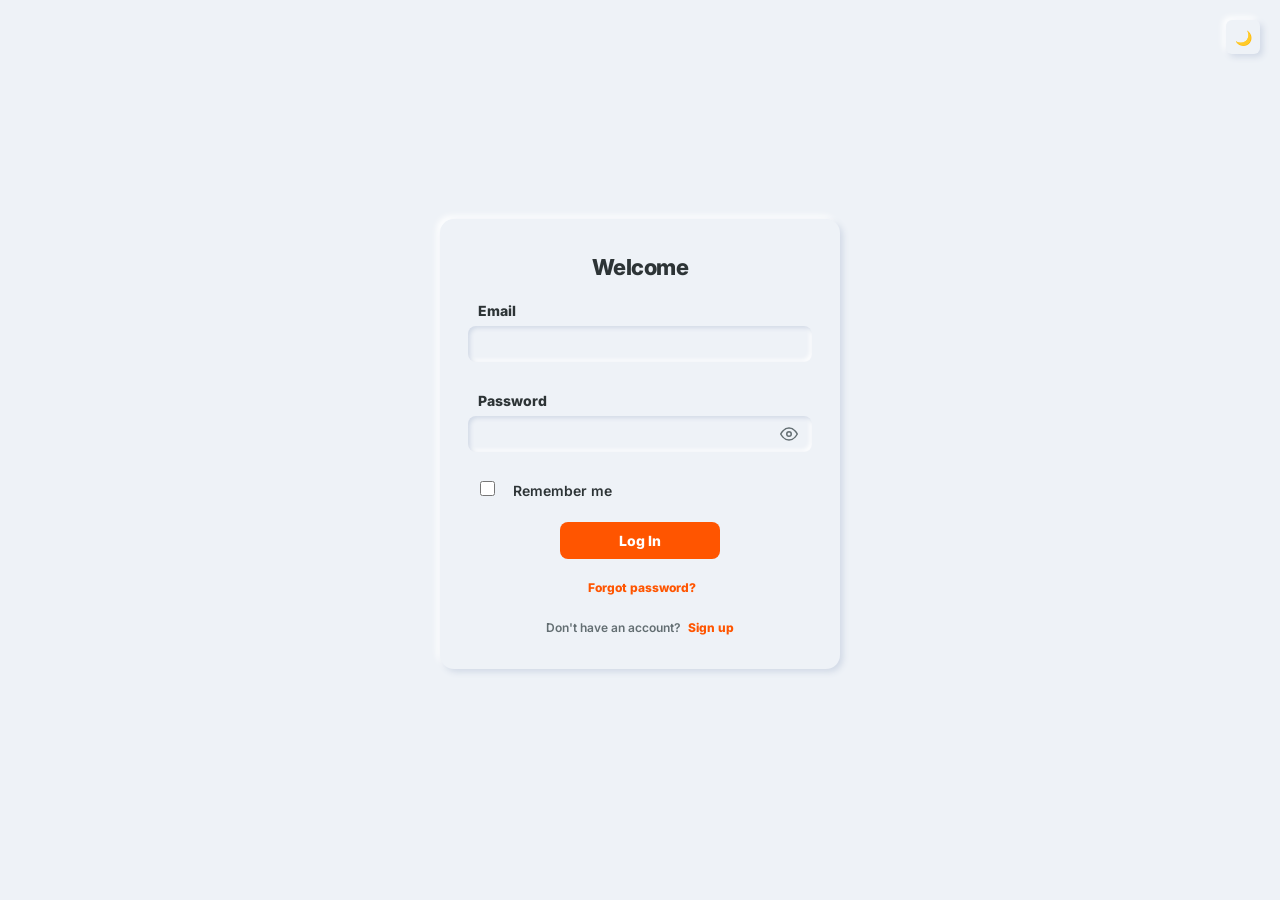
<file: index.html>
<!DOCTYPE html>
<html lang="en">
<head>
    <meta charset="UTF-8">
    <meta name="viewport" content="width=device-width, initial-scale=1.0">
    <title>10X CRM - Login</title>
    <link href="https://fonts.googleapis.com/css2?family=Inter:wght@400;500;600;700;800&display=swap" rel="stylesheet">
    <link rel="stylesheet" href="css/style.css">
    <link rel="stylesheet" href="css/responsive.css">
    <script src="js/guard.js" defer></script>
    <script src="js/theme.js" defer></script>
    
</head>
<body class="auth-body">

    <div class="toast" id="toast"></div>

    <div class="fixed-theme-wrapper">
        <button type="button" class="btn-theme-fixed" id="themeToggleBtn" onclick="toggleTheme()" aria-label="Toggle Theme">🌙</button>
    </div>

    <div class="card">
        <h2>Welcome</h2>
        <div class="global-error" id="globalError"></div>
        <form id="loginForm" novalidate>
            <div class="form-group">
                <label>Email</label>
                <input type="email" id="loginEmail" class="form-input-neo">
                <div class="error-text" id="loginEmailError"></div>
            </div>
            <div class="form-group">
                <label>Password</label>
                <div class="password-wrapper">
                    <input type="password" id="loginPassword" class="form-input-neo">
                    <button type="button" class="btn-toggle-password" onclick="togglePasswordVisibility('loginPassword', this)" title="Show/Hide Password" aria-label="Toggle password visibility">
                        <svg class="eye-icon eye-open" xmlns="http://www.w3.org/2000/svg" width="18" height="18" viewBox="0 0 24 24" fill="none" stroke="currentColor" stroke-width="2" stroke-linecap="round" stroke-linejoin="round">
                            <path d="M1 12s4-8 11-8 11 8 11 8-4 8-11 8-11-8-11-8z"></path>
                            <circle cx="12" cy="12" r="3"></circle>
                        </svg>
                        <svg class="eye-icon eye-closed" xmlns="http://www.w3.org/2000/svg" width="18" height="18" viewBox="0 0 24 24" fill="none" stroke="currentColor" stroke-width="2" stroke-linecap="round" stroke-linejoin="round" style="display: none;">
                            <path d="M17.94 17.94A10.07 10.07 0 0 1 12 20c-7 0-11-8-11-8a18.45 18.45 0 0 1 5.06-5.94M9.9 4.24A9.12 9.12 0 0 1 12 4c7 0 11 8 11 8a18.5 18.5 0 0 1-2.16 3.19m-6.72-1.07a3 3 0 1 1-4.24-4.24"></path>
                            <line x1="1" y1="1" x2="23" y2="23"></line>
                        </svg>
                    </button>
                </div>
                <div class="error-text" id="loginPasswordError"></div>
            </div>
            <div class="form-group-checkbox">
                <input type="checkbox" id="rememberMe">
                <label for="rememberMe" class="label-checkbox">Remember me</label>
            </div>
            <button type="submit" class="btn-submit-glass">Log In</button>
        </form>
        <div class="link" style="margin-top: 20px !important;">
            <a href="forgot-password.html">Forgot password?</a>
        </div>
        <div class="link">
            Don't have an account? <a href="signup.html">Sign up</a>
        </div>
    </div>

    <script src="js/auth.js"></script>
    <script>
        document.getElementById('loginForm').addEventListener('submit', handleLogin);
    </script>
</body>
</html>
</file>
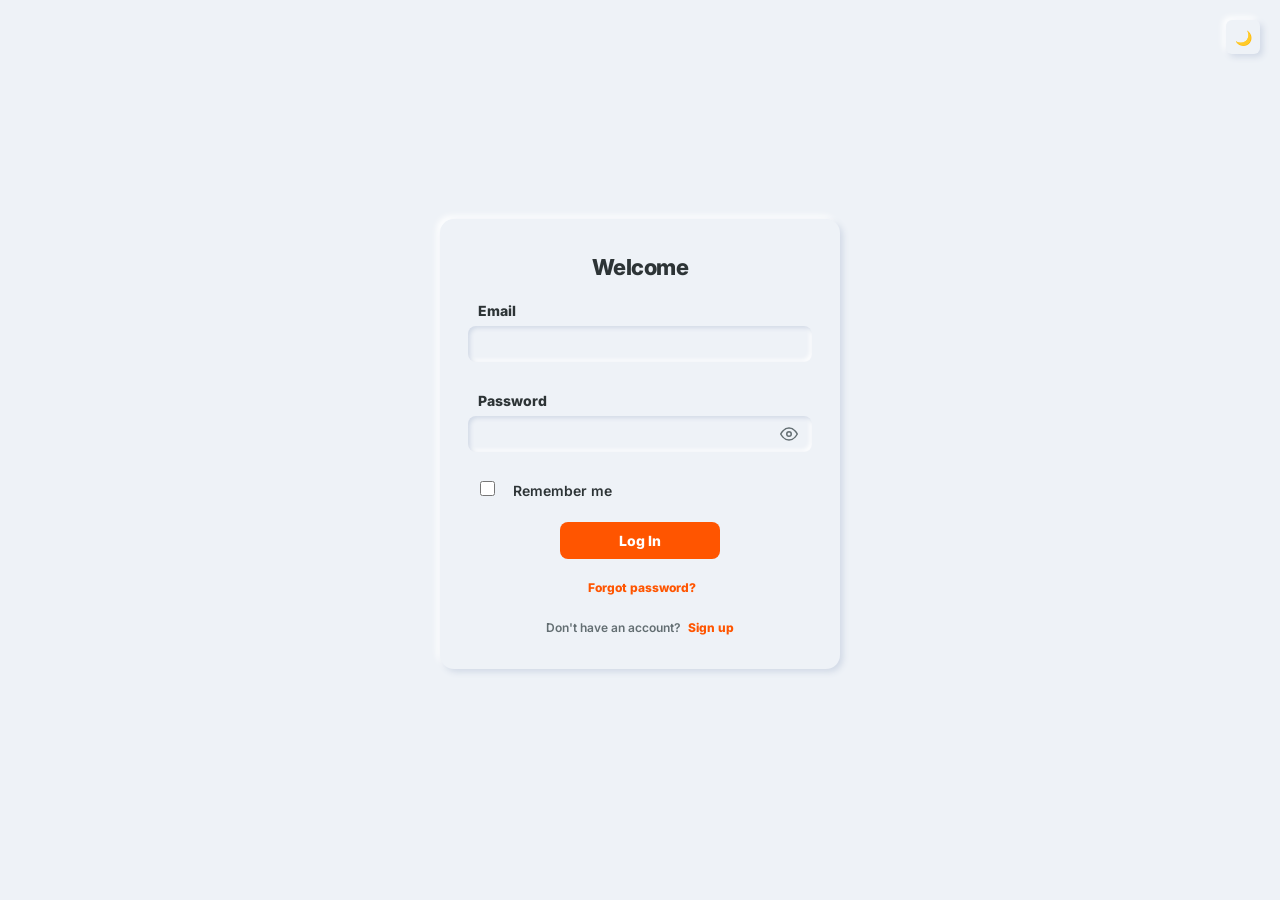
<file: clients.html>
<!DOCTYPE html>
<html lang="en">
<head>
    <meta charset="UTF-8">
    <meta name="viewport" content="width=device-width, initial-scale=1.0">
    <title>10X CRM - Clients</title>
    <link href="https://fonts.googleapis.com/css2?family=Inter:wght@400;500;600;700;800&display=swap" rel="stylesheet">
    <link rel="stylesheet" href="css/style.css">
    <link rel="stylesheet" href="css/responsive.css">
    <script src="js/guard.js" defer></script>
    <script src="js/theme.js" defer></script>
</head>
<body class="app-body">

    <div class="toast" id="toast"></div>

    <header class="app-header">
        <div class="header-container">
            <div class="brand">
                <span class="brand-logo">10X</span>
                <span class="brand-title">CRM</span>
            </div>

            <nav class="nav-menu">
                <a href="dashboard.html" class="nav-link">Dashboard</a>
                <a href="clients.html" class="nav-link active">Clients</a>
                <a href="profile.html" class="nav-link">Profile</a>
            </nav>

            <div class="header-actions">
                <div class="live-clock" id="liveClock">00:00:00 AM</div>
                <button type="button" class="btn-theme" id="themeToggleBtn" onclick="toggleTheme()" aria-label="Toggle Theme">🌙</button>
                <button type="button" class="btn-logout" onclick="logout()">Log Out</button>
            </div>
        </div>
    </header>

    <main class="main-content">
        <div class="container">
            
            <div class="page-header-bar">
                <h1>Clients Base</h1>
                <div class="view-toggle-wrapper">
                    <button type="button" class="btn-view-toggle active" id="viewToggleGrid" onclick="switchView('grid')">🎛️ Grid View</button>
                    <button type="button" class="btn-view-toggle" id="viewToggleKanban" onclick="switchView('kanban')">📋 Kanban Board</button>
                </div>
                <div class="header-buttons" style="display: flex; gap: 1rem; align-items: center;">
                    <button type="button" class="btn-export-csv" onclick="exportClientsToCSV()">📥 Export CSV</button>
                    <button type="button" class="btn-submit-glass btn-add-client" onclick="openAddClientModal()">+ Add Client</button>
                </div>
            </div>
            
            <div class="shortcuts-legend" style="margin-top: 1rem; margin-bottom: 1rem; font-size: 1.15rem; color: var(--text-muted); font-weight: 700; text-align: right; width: 100%;">
                Keyboard Shortcuts: <span><strong>[C]</strong> Add Client</span> &bull; <span><strong>[/]</strong> Focus Search</span> &bull; <span><strong>[K]</strong> Toggle Kanban</span> &bull; <span><strong>[Esc]</strong> Close Modals</span>
            </div>
            
            <div id="loadingIndicator" class="loading-box" style="display: none;">Loading clients...</div>

            <div class="toolbar">
                <div class="search-box-wrapper">
                    <input type="text" id="searchInput" class="form-input-neo search-input" placeholder="🔍 Search by name or company...">
                </div>

                <div class="filter-chips">
                    <button class="chip active" data-status="All" onclick="filterByStatus('All')">All</button>
                    <button class="chip" data-status="Lead" onclick="filterByStatus('Lead')">Lead</button>
                    <button class="chip" data-status="Contacted" onclick="filterByStatus('Contacted')">Contacted</button>
                    <button class="chip" data-status="Proposal" onclick="filterByStatus('Proposal')">Proposal</button>
                    <button class="chip" data-status="Won" onclick="filterByStatus('Won')">Won</button>
                    <button class="chip" data-status="Lost" onclick="filterByStatus('Lost')">Lost</button>
                </div>

                <div class="sort-wrapper">
                    <select id="sortSelect" class="form-input-neo sort-select" onchange="handleSortChange()">
                        <option value="Newest">Newest first</option>
                        <option value="Name">Name A -> Z</option>
                        <option value="DealValue">Deal value: High -> Low</option>
                    </select>
                </div>
            </div>

            <div id="clientsContainer" class="clients-grid"></div>
            
            <div class="load-more-wrapper" id="loadMoreWrapper" style="display: none; margin: 0.5rem 0; text-align: center;">
                <button type="button" class="btn-submit-glass btn-load-more" onclick="loadMoreClients()">Load More</button>
            </div>

            <div id="kanbanContainer" class="kanban-board" style="display: none;">
                <div class="kanban-column" data-status="Lead" ondragover="allowDrop(event)" ondragleave="handleDragLeave(event)" ondrop="handleDrop(event, 'Lead')">
                    <div class="column-header lead-header">Lead <span class="column-count" id="count-Lead">0</span></div>
                    <div class="kanban-cards" id="cards-Lead"></div>
                </div>
                <div class="kanban-column" data-status="Contacted" ondragover="allowDrop(event)" ondragleave="handleDragLeave(event)" ondrop="handleDrop(event, 'Contacted')">
                    <div class="column-header contacted-header">Contacted <span class="column-count" id="count-Contacted">0</span></div>
                    <div class="kanban-cards" id="cards-Contacted"></div>
                </div>
                <div class="kanban-column" data-status="Proposal" ondragover="allowDrop(event)" ondragleave="handleDragLeave(event)" ondrop="handleDrop(event, 'Proposal')">
                    <div class="column-header proposal-header">Proposal <span class="column-count" id="count-Proposal">0</span></div>
                    <div class="kanban-cards" id="cards-Proposal"></div>
                </div>
                <div class="kanban-column" data-status="Won" ondragover="allowDrop(event)" ondragleave="handleDragLeave(event)" ondrop="handleDrop(event, 'Won')">
                    <div class="column-header won-header">Won <span class="column-count" id="count-Won">0</span></div>
                    <div class="kanban-cards" id="cards-Won"></div>
                </div>
                <div class="kanban-column" data-status="Lost" ondragover="allowDrop(event)" ondragleave="handleDragLeave(event)" ondrop="handleDrop(event, 'Lost')">
                    <div class="column-header lost-header">Lost <span class="column-count" id="count-Lost">0</span></div>
                    <div class="kanban-cards" id="cards-Lost"></div>
                </div>
            </div>

        </div>
    </main>

    <div class="modal-overlay" id="addClientModal" style="display: none;">
        <div class="card modal-card">
            <div class="modal-header">
                <h2 id="addClientModalTitle">Add New Client</h2>
                <button type="button" class="btn-close-modal" onclick="closeAddClientModal()">✕</button>
            </div>
            
            <form id="addClientForm" novalidate>
                <div class="form-group">
                    <label>Full Name</label>
                    <input type="text" id="clientName" class="form-input-neo" placeholder="e.g. John Doe">
                    <div class="error-text" id="clientNameError"></div>
                </div>
                <div class="form-group">
                    <label>Email</label>
                    <input type="email" id="clientEmail" class="form-input-neo" placeholder="e.g. john@example.com">
                    <div class="error-text" id="clientEmailError"></div>
                </div>
                <div class="form-group">
                    <label>Phone (optional)</label>
                    <input type="text" id="clientPhone" class="form-input-neo" placeholder="e.g. +995 555 12 34 56">
                    <div class="error-text" id="clientPhoneError"></div>
                </div>
                <div class="form-group">
                    <label>Company</label>
                    <input type="text" id="clientCompany" class="form-input-neo" placeholder="e.g. Acme Corp">
                    <div class="error-text" id="clientCompanyError"></div>
                </div>
                <div class="form-group">
                    <label>Deal Value ($)</label>
                    <input type="number" id="clientDealValue" class="form-input-neo" placeholder="e.g. 5000">
                    <div class="error-text" id="clientDealValueError"></div>
                </div>
                <div class="form-group">
                    <label>Status</label>
                    <select id="clientStatus" class="form-input-neo custom-select">
                        <option value="Lead" selected>Lead</option>
                        <option value="Contacted">Contacted</option>
                        <option value="Proposal">Proposal</option>
                        <option value="Won">Won</option>
                        <option value="Lost">Lost</option>
                    </select>
                </div>
                <button type="submit" id="addClientSubmitBtn" class="btn-submit-glass">Create Client</button>
            </form>
        </div>
    </div>

    <div class="modal-overlay" id="clientDetailsModal" style="display: none;">
    <div class="card modal-card modal-card-wide">
        <div class="modal-header">
            <h2>Client Details</h2>
            <button type="button" class="btn-close-modal" onclick="closeDetailsModal()">✕</button>
        </div>

        <div class="details-profile-banner">
            <img src="" id="detAvatar" class="details-avatar" alt="Client Avatar">
            <div class="details-user-info">
                <h3 id="detName" class="details-name"></h3>
                <p id="detCompany" class="details-company"></p>
                <p id="detMeta" class="details-meta"></p>
            </div>
        </div>

        <div class="details-info-grid">
            <div class="info-item">
                <span class="info-label">Email Address</span>
                <strong id="detEmail" class="info-value"></strong>
            </div>
            <div class="info-item">
                <span class="info-label">Phone Number</span>
                <strong id="detPhone" class="info-value"></strong>
            </div>
        </div>

        <div class="call-timer-section">
            <h4 class="call-timer-title">Call Workspace</h4>
            <div class="call-controls">
                <button type="button" class="btn-call-start" id="startCallBtn" onclick="startCall()">📞 Start Call</button>
                <button type="button" class="btn-call-end" id="endCallBtn" onclick="endCall()" disabled>🔴 End Call</button>
                <span class="call-duration" id="callDurationDisplay">00:00</span>
            </div>
        </div>

        <div class="notes-section">
            <h4>Notes History</h4>
            <div id="notesContainer" class="notes-list-box"></div>
            
            <div class="add-note-row">
                <input type="text" id="newNoteInput" class="form-input-neo note-input" placeholder="Write a note or call record...">
                <button type="button" class="btn-submit-glass btn-add-note" id="addNoteBtn">Add Note</button>
            </div>
        </div>

        <button type="button" class="btn-reminder" id="remindBtn" onclick="setOneMinReminder()">
            🔔 Remind me in 1 min (Follow-up)
        </button>
    </div>
</div>
    <script src="js/auth.js"></script>
    <script src="js/clients.js"></script>
    <script>
        document.addEventListener('DOMContentLoaded', () => {
            initClients();
            document.getElementById('addClientForm')?.addEventListener('submit', handleAddClient);
        });
    </script>
</body>
</html>
</file>
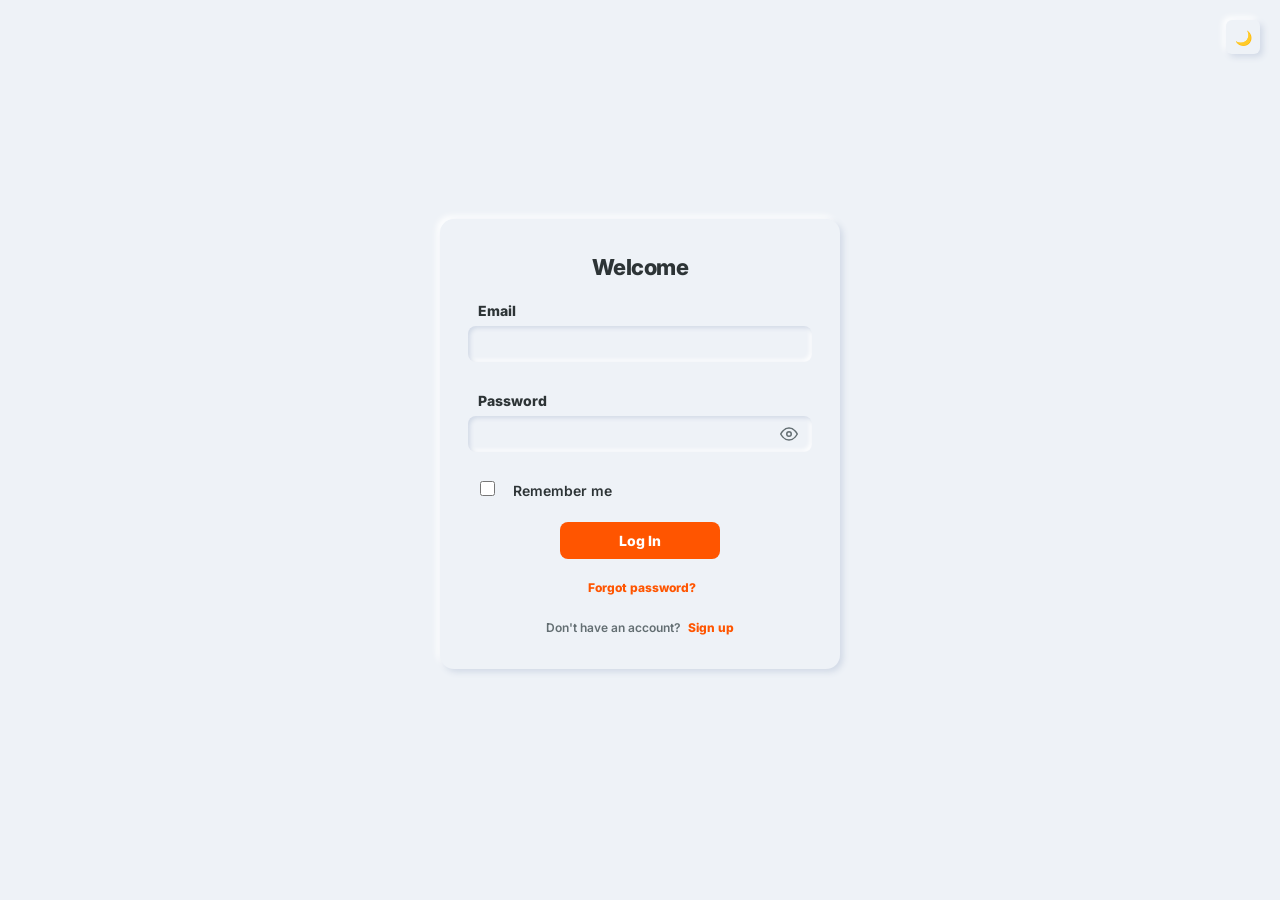
<file: dashboard.html>
<!DOCTYPE html>
<html lang="en">
<head>
    <meta charset="UTF-8">
    <meta name="viewport" content="width=device-width, initial-scale=1.0">
    <title>10X CRM - Executive Dashboard</title>
    <link href="https://fonts.googleapis.com/css2?family=Inter:wght@400;500;600;700;800&display=swap" rel="stylesheet">
    <link rel="stylesheet" href="css/style.css">
    <link rel="stylesheet" href="css/responsive.css">

    <script src="js/guard.js" defer></script>
    <script src="js/theme.js" defer></script>
</head>
<body class="dashboard-body">

    <div class="toast" id="toast"></div>

    <header class="app-header">
        <div class="header-container">
            <div class="brand">
                <span class="brand-logo">10X</span>
                <span class="brand-title">CRM</span>
            </div>

            <nav class="nav-menu">
                <a href="dashboard.html" class="nav-link active">Dashboard</a>
                <a href="clients.html" class="nav-link">Clients</a>
                <a href="profile.html" class="nav-link">Profile</a>
            </nav>

            <div class="header-actions">
                <div class="live-clock" id="liveClock">00:00:00 AM</div>
                <button type="button" class="btn-theme" id="themeToggleBtn" onclick="toggleTheme()" aria-label="Toggle Theme">🌙</button>
                <button type="button" class="btn-logout" onclick="logout()">Log Out</button>
            </div>
        </div>
    </header>

    <main class="dashboard-container">
        
        <section class="welcome-section">
            <div class="welcome-content">
                <h1 id="welcomeGreeting">Welcome back!</h1>
            </div>
        </section>

        <section class="metrics-grid">
            <div class="metric-card">
                <div class="metric-icon">
                    <svg width="22" height="22" viewBox="0 0 24 24" fill="none" stroke="currentColor" stroke-width="2.5"><path d="M17 21v-2a4 4 0 0 0-4-4H5a4 4 0 0 0-4 4v2"></path><circle cx="9" cy="7" r="4"></circle><path d="M23 21v-2a4 4 0 0 0-3-3.87"></path><path d="M16 3.13a4 4 0 0 1 0 7.75"></path></svg>
                </div>
                <div class="metric-data">
                    <span class="metric-label">Total Clients</span>
                    <h3 class="metric-value" id="totalClients">0</h3>
                </div>
            </div>

            <div class="metric-card">
                <div class="metric-icon">
                    <svg width="22" height="22" viewBox="0 0 24 24" fill="none" stroke="currentColor" stroke-width="2.5"><polygon points="13 2 3 14 12 14 11 22 21 10 12 10 13 2"></polygon></svg>
                </div>
                <div class="metric-data">
                    <span class="metric-label">Active Deals</span>
                    <h3 class="metric-value" id="activeDeals">0</h3>
                </div>
            </div>

            <div class="metric-card">
                <div class="metric-icon">
                    <svg width="22" height="22" viewBox="0 0 24 24" fill="none" stroke="currentColor" stroke-width="2.5"><line x1="12" y1="1" x2="12" y2="23"></line><path d="M17 5H9.5a3.5 3.5 0 0 0 0 7h5a3.5 3.5 0 0 1 0 7H6"></path></svg>
                </div>
                <div class="metric-data">
                    <span class="metric-label">Pipeline Value</span>
                    <h3 class="metric-value" id="totalRevenue">$0</h3>
                </div>
            </div>

            <div class="metric-card">
                <div class="metric-icon">
                    <svg width="22" height="22" viewBox="0 0 24 24" fill="none" stroke="currentColor" stroke-width="2.5"><polyline points="23 6 13.5 15.5 8.5 10.5 1 18"></polyline><polyline points="17 6 23 6 23 12"></polyline></svg>
                </div>
                <div class="metric-data">
                    <span class="metric-label">Win Rate</span>
                    <h3 class="metric-value" id="conversionRate">0%</h3>
                </div>
            </div>
        </section>

        <div class="dashboard-bottom-grid">
            
            <section class="pipeline-section">
                <div class="section-header">
                    <h2>Pipeline Infographics</h2>
                </div>
                <div class="pipeline-infographic">
                    
                    <div class="info-stage stage-lead">
                        <div class="info-label-group">
                            <span class="info-name">Lead</span>
                            <span class="info-val" id="countLead">0</span>
                        </div>
                        <div class="progress-track">
                            <div class="progress-fill fill-lead" id="barLead" style="width: 0%;"></div>
                        </div>
                    </div>

                    <div class="info-stage stage-contacted">
                        <div class="info-label-group">
                            <span class="info-name">Contacted</span>
                            <span class="info-val" id="countContacted">0</span>
                        </div>
                        <div class="progress-track">
                            <div class="progress-fill fill-contacted" id="barContacted" style="width: 0%;"></div>
                        </div>
                    </div>

                    <div class="info-stage stage-proposal">
                        <div class="info-label-group">
                            <span class="info-name">Proposal</span>
                            <span class="info-val" id="countProposal">0</span>
                        </div>
                        <div class="progress-track">
                            <div class="progress-fill fill-proposal" id="barProposal" style="width: 0%;"></div>
                        </div>
                    </div>

                    <div class="info-stage stage-won">
                        <div class="info-label-group">
                            <span class="info-name">Won</span>
                            <span class="info-val" id="countWon">0</span>
                        </div>
                        <div class="progress-track">
                            <div class="progress-fill fill-won" id="barWon" style="width: 0%;"></div>
                        </div>
                    </div>

                    <div class="info-stage stage-lost">
                        <div class="info-label-group">
                            <span class="info-name">Lost</span>
                            <span class="info-val" id="countLost">0</span>
                        </div>
                        <div class="progress-track">
                            <div class="progress-fill fill-lost" id="barLost" style="width: 0%;"></div>
                        </div>
                    </div>

                </div>
                <div class="pipeline-chart-wrapper" style="margin-top: 1rem; text-align: center;">
                    <canvas id="pipelineCanvas" width="240" height="240" style="max-width: 100%; height: auto; display: inline-block;"></canvas>
                </div>
            </section>
            <div class="dashboard-right-col">
                <section class="recent-clients-section">
                    <div class="section-header">
                        <h2>Recent Clients</h2>
                        <a href="clients.html" class="link-view-all">View All Clients &rarr;</a>
                    </div>

                    <div class="table-responsive">
                        <table class="data-table">
                            <thead>
                                <tr>
                                    <th style="width: 32%;">Name</th>
                                    <th style="width: 32%;">Company</th>
                                    <th style="width: 18%;">Status</th>
                                    <th style="width: 18%; text-align: right;">Date</th>
                                </tr>
                            </thead>
                            <tbody id="recentClientsTable">
                                <tr>
                                    <td colspan="4" class="text-center">Loading clients...</td>
                                </tr>
                            </tbody>
                        </table>
                    </div>
                </section>

                <section class="client-notes-section">
                    <div class="section-header">
                        <h2>📝 Client Notes</h2>
                    </div>
                    <div class="notes-feed" id="dashboardNotesFeed">
                        <p class="no-notes-text">No notes recorded yet.</p>
                    </div>
                </section>
            </div>

        </div>

    </main>

    <script src="js/dashboard.js"></script>
</body>
</html>
</file>
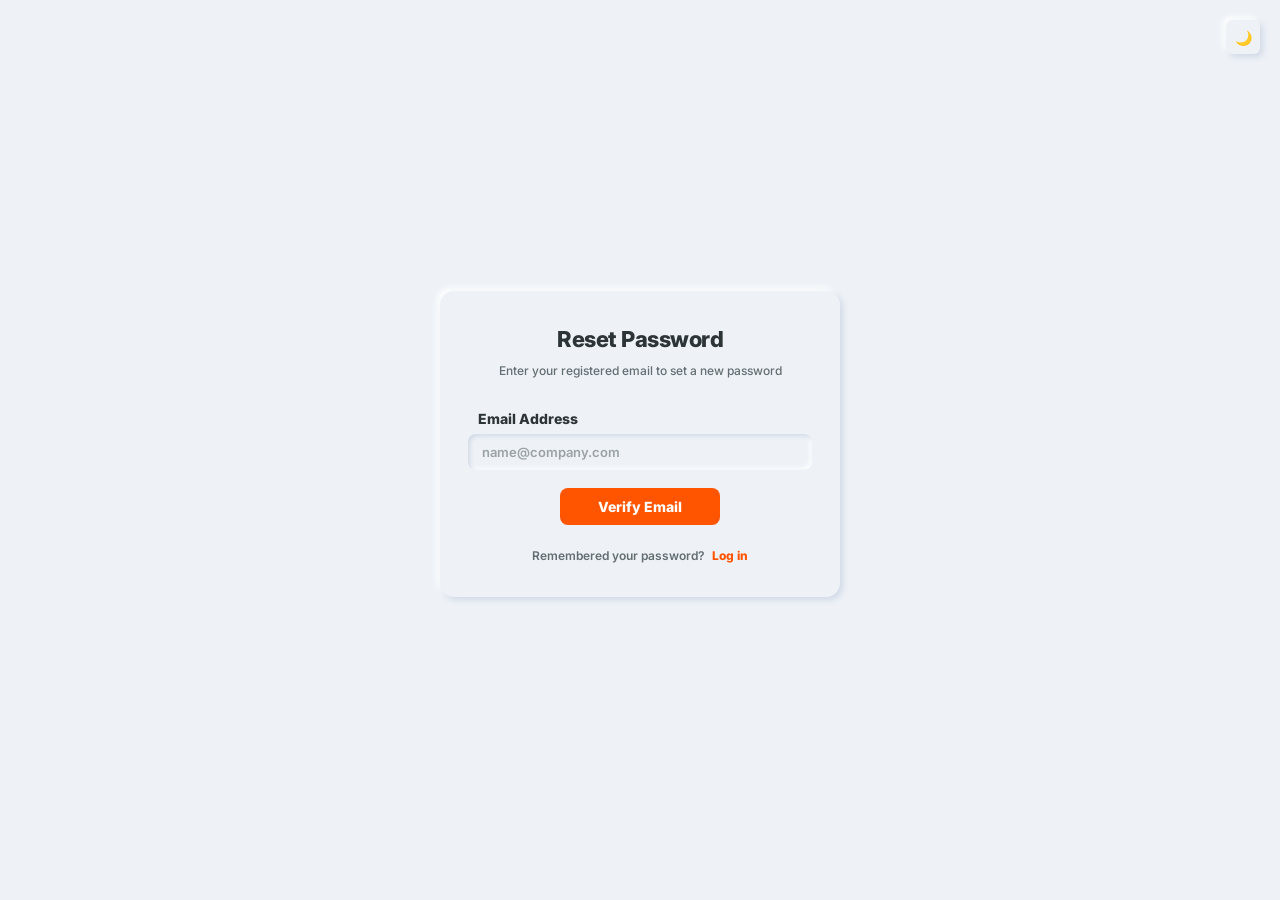
<file: forgot-password.html>
<!DOCTYPE html>
<html lang="en">
<head>
    <meta charset="UTF-8">
    <meta name="viewport" content="width=device-width, initial-scale=1.0">
    <title>10X CRM - Reset Password</title>
    <link href="https://fonts.googleapis.com/css2?family=Inter:wght@400;500;600;700;800&display=swap" rel="stylesheet">
    <link rel="stylesheet" href="css/style.css">
    <link rel="stylesheet" href="css/responsive.css">
    
    <script src="js/guard.js" defer></script>
    <script src="js/theme.js" defer></script>
</head>
<body class="auth-body">

    <div class="fixed-theme-wrapper">
        <button type="button" class="btn-theme-fixed" id="themeToggleBtn" onclick="toggleTheme()" aria-label="Toggle Theme">🌙</button>
    </div>

    <div class="toast" id="toast"></div>

    <div class="card">
        <h2>Reset Password</h2>
        <p class="card-subtitle">Enter your registered email to set a new password</p>

        <div class="global-error" id="globalError"></div>

        <form id="resetPasswordForm" novalidate>
            <div class="form-group" id="emailStepGroup">
                <label>Email Address</label>
                <input type="email" id="resetEmail" class="form-input-neo" placeholder="name@company.com">
                <div class="error-text" id="resetEmailError"></div>
            </div>

            <div id="newPasswordStepGroup" style="display: none;">
                <div class="form-group">
                    <label>New Password</label>
                    <div class="password-wrapper">
                        <input type="password" id="resetNewPassword" class="form-input-neo" placeholder="••••••••">
                        <button type="button" class="btn-toggle-password" onclick="togglePasswordVisibility('resetNewPassword', this)" title="Show/Hide Password" aria-label="Toggle password visibility">
                            <svg class="eye-icon eye-open" xmlns="http://www.w3.org/2000/svg" width="18" height="18" viewBox="0 0 24 24" fill="none" stroke="currentColor" stroke-width="2" stroke-linecap="round" stroke-linejoin="round">
                                <path d="M1 12s4-8 11-8 11 8 11 8-4 8-11 8-11-8-11-8z"></path>
                                <circle cx="12" cy="12" r="3"></circle>
                            </svg>
                            <svg class="eye-icon eye-closed" xmlns="http://www.w3.org/2000/svg" width="18" height="18" viewBox="0 0 24 24" fill="none" stroke="currentColor" stroke-width="2" stroke-linecap="round" stroke-linejoin="round" style="display: none;">
                                <path d="M17.94 17.94A10.07 10.07 0 0 1 12 20c-7 0-11-8-11-8a18.45 18.45 0 0 1 5.06-5.94M9.9 4.24A9.12 9.12 0 0 1 12 4c7 0 11 8 11 8a18.5 18.5 0 0 1-2.16 3.19m-6.72-1.07a3 3 0 1 1-4.24-4.24"></path>
                                <line x1="1" y1="1" x2="23" y2="23"></line>
                            </svg>
                        </button>
                    </div>
                    <div class="password-strength-container" id="passwordStrengthContainer" style="display: none;">
                        <div class="strength-bar-wrapper">
                            <div class="strength-bar" id="strengthBar"></div>
                        </div>
                        <div class="strength-text" id="strengthText">Weak</div>
                    </div>
                    <div class="error-text" id="resetNewPasswordError"></div>
                </div>
                <div class="form-group">
                    <label>Confirm New Password</label>
                    <div class="password-wrapper">
                        <input type="password" id="resetConfirmPassword" class="form-input-neo" placeholder="••••••••">
                        <button type="button" class="btn-toggle-password" onclick="togglePasswordVisibility('resetConfirmPassword', this)" title="Show/Hide Password" aria-label="Toggle password visibility">
                            <svg class="eye-icon eye-open" xmlns="http://www.w3.org/2000/svg" width="18" height="18" viewBox="0 0 24 24" fill="none" stroke="currentColor" stroke-width="2" stroke-linecap="round" stroke-linejoin="round">
                                <path d="M1 12s4-8 11-8 11 8 11 8-4 8-11 8-11-8-11-8z"></path>
                                <circle cx="12" cy="12" r="3"></circle>
                            </svg>
                            <svg class="eye-icon eye-closed" xmlns="http://www.w3.org/2000/svg" width="18" height="18" viewBox="0 0 24 24" fill="none" stroke="currentColor" stroke-width="2" stroke-linecap="round" stroke-linejoin="round" style="display: none;">
                                <path d="M17.94 17.94A10.07 10.07 0 0 1 12 20c-7 0-11-8-11-8a18.45 18.45 0 0 1 5.06-5.94M9.9 4.24A9.12 9.12 0 0 1 12 4c7 0 11 8 11 8a18.5 18.5 0 0 1-2.16 3.19m-6.72-1.07a3 3 0 1 1-4.24-4.24"></path>
                                <line x1="1" y1="1" x2="23" y2="23"></line>
                            </svg>
                        </button>
                    </div>
                    <div class="error-text" id="resetConfirmPasswordError"></div>
                </div>
            </div>

            <button type="submit" class="btn-submit-glass" id="resetSubmitBtn">Verify Email</button>
        </form>

        <div class="link">
            Remembered your password? <a href="index.html">Log in</a>
        </div>
    </div>

    <script src="js/auth.js"></script>
    <script>
        document.getElementById('resetPasswordForm').addEventListener('submit', handlePasswordReset);
    </script>
</body>
</html>
</file>
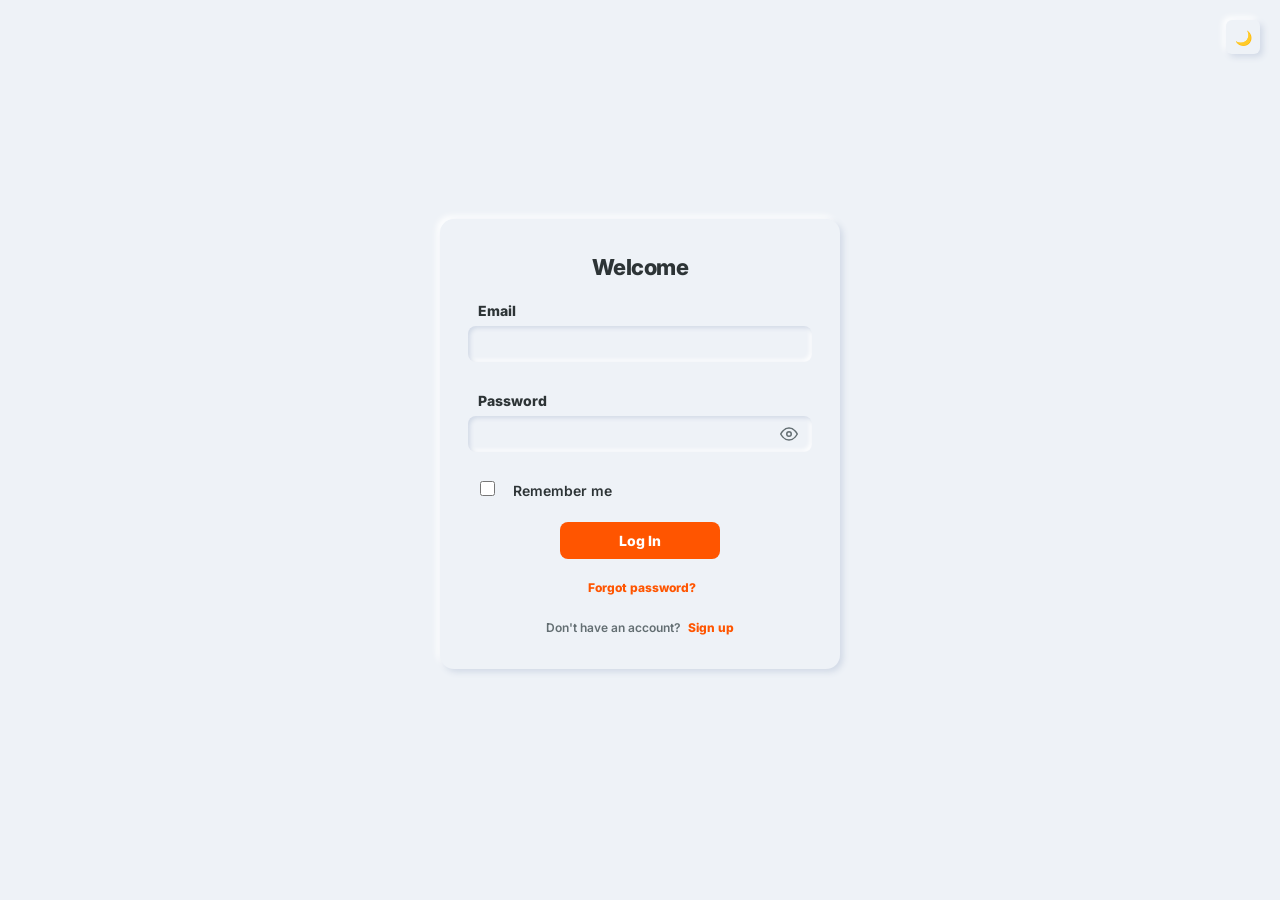
<file: profile.html>
<!DOCTYPE html>
<html lang="en">
<head>
    <meta charset="UTF-8">
    <meta name="viewport" content="width=device-width, initial-scale=1.0">
    <title>10X CRM - Profile Settings</title>
    
    <link href="https://fonts.googleapis.com/css2?family=Inter:wght@400;500;600;700;800&display=swap" rel="stylesheet">
    <link rel="stylesheet" href="css/style.css">
    <link rel="stylesheet" href="css/responsive.css">

    <script src="js/guard.js" defer></script>
    <script src="js/theme.js" defer></script>
</head>
<body class="app-body">

    <div class="toast" id="toast"></div>

    <header class="app-header">
        <div class="header-container">
            <div class="brand">
                <span class="brand-logo">10X</span>
                <span class="brand-title">CRM</span>
            </div>

            <nav class="nav-menu">
                <a href="dashboard.html" class="nav-link">Dashboard</a>
                <a href="clients.html" class="nav-link">Clients</a>
                <a href="profile.html" class="nav-link active">Profile</a>
            </nav>

            <div class="header-actions">
                <div class="live-clock" id="liveClock">00:00:00 AM</div>
                <button type="button" class="btn-theme" id="themeToggleBtn" onclick="toggleTheme()" aria-label="Toggle Theme">🌙</button>
                <button type="button" class="btn-logout" onclick="logout()">Log Out</button>
            </div>
        </div>
    </header>

    <main class="main-content">
        <div class="container">
            
            <div class="page-header-bar">
                <div>
                    <h1>Account Profile</h1>
                </div>
            </div>            <div class="profile-container-new">
                
                <!-- TOP ROW: User Card -->
                <div class="profile-card card profile-header-card">
                    <div class="profile-header-info profile-header-horizontal">
                        <div class="avatar-circle" id="profileInitials">NB</div>
                        <div class="profile-user-details profile-details-horizontal">
                            <div class="name-email-horizontal">
                                <h2 id="profileFullName">User Name</h2>
                            </div>
                            <div>
                                <p id="profileMeta" class="profile-meta"></p>
                                <p id="profileEmail" class="user-email-text"></p>
                            </div>
                        </div>
                    </div>
                </div>

                <!-- MIDDLE ROW: 3 Columns -->
                <div class="profile-3col-grid">
                    
                    <div class="profile-card card text-center-header">
                        <h3>Edit Profile</h3>
                        <form id="editProfileForm" novalidate>
                            <div class="form-group">
                                <label>Full Name</label>
                                <input type="text" id="editFullName" class="form-input-neo">
                                <div class="error-text" id="editFullNameError"></div>
                            </div>
                            <div class="form-group">
                                <label>Company</label>
                                <input type="text" id="editCompany" class="form-input-neo">
                                <div class="error-text"></div>
                            </div>
                            <button type="submit" class="btn-submit-glass">Save Changes</button>
                        </form>
                    </div>

                    <div class="profile-card card text-center-header">
                        <h3>Change Email</h3>
                        <form id="changeEmailForm" novalidate>
                            <div class="form-group">
                                <label>Current Email</label>
                                <input type="email" id="currentEmail" class="form-input-neo">
                                <div class="error-text" id="currentEmailError"></div>
                            </div>
                            <div class="form-group">
                                <label>New Email</label>
                                <input type="email" id="newEmail" class="form-input-neo">
                                <div class="error-text" id="newEmailError"></div>
                            </div>
                            <button type="submit" class="btn-submit-glass">Update Email</button>
                        </form>
                    </div>

                    <div class="profile-card card text-center-header">
                        <h3>Change Password</h3>
                        <form id="changePasswordForm" novalidate>
                            <div class="form-group">
                                <label>Current Password</label>
                                <div class="password-wrapper">
                                    <input type="password" id="currentPassword" class="form-input-neo" autocomplete="current-password">
                                    <button type="button" class="btn-toggle-password" onclick="togglePasswordVisibility('currentPassword', this)" title="Show/Hide Password" aria-label="Toggle password visibility">
                                        <svg class="eye-icon eye-open" xmlns="http://www.w3.org/2000/svg" width="18" height="18" viewBox="0 0 24 24" fill="none" stroke="currentColor" stroke-width="2" stroke-linecap="round" stroke-linejoin="round">
                                            <path d="M1 12s4-8 11-8 11 8 11 8-4 8-11 8-11-8-11-8z"></path>
                                            <circle cx="12" cy="12" r="3"></circle>
                                        </svg>
                                        <svg class="eye-icon eye-closed" xmlns="http://www.w3.org/2000/svg" width="18" height="18" viewBox="0 0 24 24" fill="none" stroke="currentColor" stroke-width="2" stroke-linecap="round" stroke-linejoin="round" style="display: none;">
                                            <path d="M17.94 17.94A10.07 10.07 0 0 1 12 20c-7 0-11-8-11-8a18.45 18.45 0 0 1 5.06-5.94M9.9 4.24A9.12 9.12 0 0 1 12 4c7 0 11 8 11 8a18.5 18.5 0 0 1-2.16 3.19m-6.72-1.07a3 3 0 1 1-4.24-4.24"></path>
                                            <line x1="1" y1="1" x2="23" y2="23"></line>
                                        </svg>
                                    </button>
                                </div>
                                <div class="error-text" id="currentPasswordError"></div>
                            </div>
                            <div class="form-group">
                                <label>New Password</label>
                                <div class="password-wrapper">
                                    <input type="password" id="newPassword" class="form-input-neo" autocomplete="new-password">
                                    <button type="button" class="btn-toggle-password" onclick="togglePasswordVisibility('newPassword', this)" title="Show/Hide Password" aria-label="Toggle password visibility">
                                        <svg class="eye-icon eye-open" xmlns="http://www.w3.org/2000/svg" width="18" height="18" viewBox="0 0 24 24" fill="none" stroke="currentColor" stroke-width="2" stroke-linecap="round" stroke-linejoin="round">
                                            <path d="M1 12s4-8 11-8 11 8 11 8-4 8-11 8-11-8-11-8z"></path>
                                            <circle cx="12" cy="12" r="3"></circle>
                                        </svg>
                                        <svg class="eye-icon eye-closed" xmlns="http://www.w3.org/2000/svg" width="18" height="18" viewBox="0 0 24 24" fill="none" stroke="currentColor" stroke-width="2" stroke-linecap="round" stroke-linejoin="round" style="display: none;">
                                            <path d="M17.94 17.94A10.07 10.07 0 0 1 12 20c-7 0-11-8-11-8a18.45 18.45 0 0 1 5.06-5.94M9.9 4.24A9.12 9.12 0 0 1 12 4c7 0 11 8 11 8a18.5 18.5 0 0 1-2.16 3.19m-6.72-1.07a3 3 0 1 1-4.24-4.24"></path>
                                            <line x1="1" y1="1" x2="23" y2="23"></line>
                                        </svg>
                                    </button>
                                </div>
                                <div class="error-text" id="newPasswordError"></div>
                            </div>
                            <div class="form-group">
                                <label>Confirm New Password</label>
                                <div class="password-wrapper">
                                    <input type="password" id="confirmNewPassword" class="form-input-neo" autocomplete="new-password">
                                    <button type="button" class="btn-toggle-password" onclick="togglePasswordVisibility('confirmNewPassword', this)" title="Show/Hide Password" aria-label="Toggle password visibility">
                                        <svg class="eye-icon eye-open" xmlns="http://www.w3.org/2000/svg" width="18" height="18" viewBox="0 0 24 24" fill="none" stroke="currentColor" stroke-width="2" stroke-linecap="round" stroke-linejoin="round">
                                            <path d="M1 12s4-8 11-8 11 8 11 8-4 8-11 8-11-8-11-8z"></path>
                                            <circle cx="12" cy="12" r="3"></circle>
                                        </svg>
                                        <svg class="eye-icon eye-closed" xmlns="http://www.w3.org/2000/svg" width="18" height="18" viewBox="0 0 24 24" fill="none" stroke="currentColor" stroke-width="2" stroke-linecap="round" stroke-linejoin="round" style="display: none;">
                                            <path d="M17.94 17.94A10.07 10.07 0 0 1 12 20c-7 0-11-8-11-8a18.45 18.45 0 0 1 5.06-5.94M9.9 4.24A9.12 9.12 0 0 1 12 4c7 0 11 8 11 8a18.5 18.5 0 0 1-2.16 3.19m-6.72-1.07a3 3 0 1 1-4.24-4.24"></path>
                                            <line x1="1" y1="1" x2="23" y2="23"></line>
                                        </svg>
                                    </button>
                                </div>
                                <div class="error-text" id="confirmNewPasswordError"></div>
                            </div>
                            <button type="submit" class="btn-submit-glass">Change Password</button>
                        </form>
                    </div>
                </div>

                <!-- BOTTOM ROW: Reset Data -->
                <div class="profile-card card danger-card profile-reset-card">
                    <h3 class="text-center-header">Data Management</h3>
                    <p class="card-subtitle text-center">Reset your local CRM client database to the initial API state.</p>
                    <button type="button" class="btn-delete-client btn-reset-data" onclick="resetCRMData()">Reset CRM Data</button>
                </div>
            </div>

        </div>
    </main>

    <script src="js/auth.js"></script>
    <script src="js/profile.js"></script>
</body>
</html>
</file>
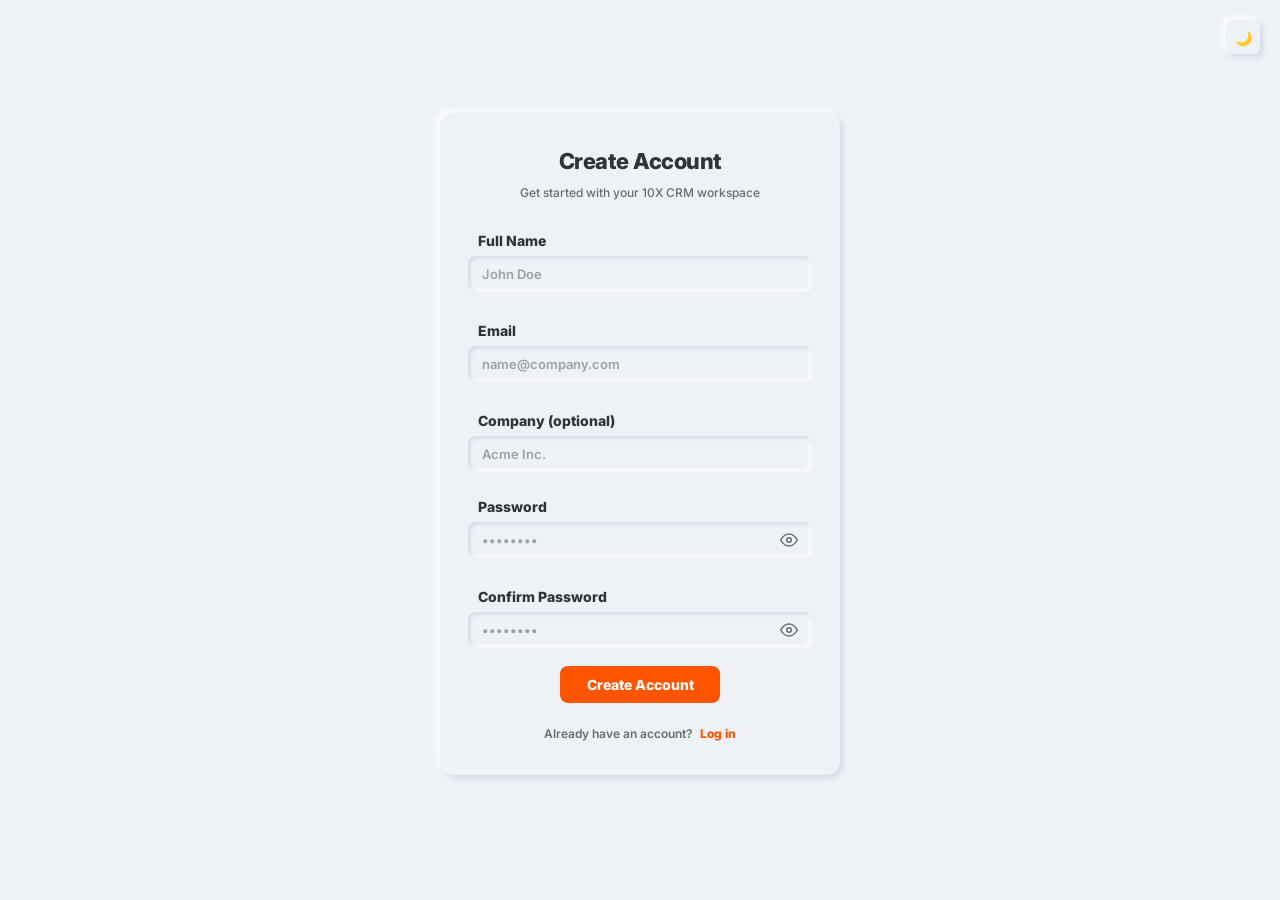
<file: signup.html>
<!DOCTYPE html>
<html lang="en">
<head>
    <meta charset="UTF-8">
    <meta name="viewport" content="width=device-width, initial-scale=1.0">
    <title>10X CRM - Sign Up</title>
    <link href="https://fonts.googleapis.com/css2?family=Inter:wght@400;500;600;700;800&display=swap" rel="stylesheet">
    <link rel="stylesheet" href="css/style.css">
    <link rel="stylesheet" href="css/responsive.css">
    
    <script src="js/guard.js" defer></script>
    <script src="js/theme.js" defer></script>
</head>
<body class="auth-body">

    <div class="fixed-theme-wrapper">
        <button type="button" class="btn-theme-fixed" id="themeToggleBtn" onclick="toggleTheme()" aria-label="Toggle Theme">🌙</button>
    </div>

    <div class="toast" id="toast"></div>

    <div class="card">
        <h2>Create Account</h2>
        <p class="card-subtitle">Get started with your 10X CRM workspace</p>

        <form id="signupForm" novalidate>
            <div class="form-group">
                <label>Full Name</label>
                <input type="text" id="fullName" class="form-input-neo" placeholder="John Doe">
                <div class="error-text" id="fullNameError"></div>
            </div>
            <div class="form-group">
                <label>Email</label>
                <input type="email" id="email" class="form-input-neo" placeholder="name@company.com">
                <div class="error-text" id="emailError"></div>
            </div>
            <div class="form-group">
                <label>Company (optional)</label>
                <input type="text" id="company" class="form-input-neo" placeholder="Acme Inc.">
            </div>
            <div class="form-group">
                <label>Password</label>
                <div class="password-wrapper">
                    <input type="password" id="password" class="form-input-neo" placeholder="••••••••">
                    <button type="button" class="btn-toggle-password" onclick="togglePasswordVisibility('password', this)" title="Show/Hide Password" aria-label="Toggle password visibility">
                        <svg class="eye-icon eye-open" xmlns="http://www.w3.org/2000/svg" width="18" height="18" viewBox="0 0 24 24" fill="none" stroke="currentColor" stroke-width="2" stroke-linecap="round" stroke-linejoin="round">
                            <path d="M1 12s4-8 11-8 11 8 11 8-4 8-11 8-11-8-11-8z"></path>
                            <circle cx="12" cy="12" r="3"></circle>
                        </svg>
                        <svg class="eye-icon eye-closed" xmlns="http://www.w3.org/2000/svg" width="18" height="18" viewBox="0 0 24 24" fill="none" stroke="currentColor" stroke-width="2" stroke-linecap="round" stroke-linejoin="round" style="display: none;">
                            <path d="M17.94 17.94A10.07 10.07 0 0 1 12 20c-7 0-11-8-11-8a18.45 18.45 0 0 1 5.06-5.94M9.9 4.24A9.12 9.12 0 0 1 12 4c7 0 11 8 11 8a18.5 18.5 0 0 1-2.16 3.19m-6.72-1.07a3 3 0 1 1-4.24-4.24"></path>
                            <line x1="1" y1="1" x2="23" y2="23"></line>
                        </svg>
                    </button>
                </div>
                <div class="password-strength-container" id="passwordStrengthContainer" style="display: none;">
                    <div class="strength-bar-wrapper">
                        <div class="strength-bar" id="strengthBar"></div>
                    </div>
                    <div class="strength-text" id="strengthText">Weak</div>
                </div>
                <div class="error-text" id="passwordError"></div>
            </div>
            <div class="form-group">
                <label>Confirm Password</label>
                <div class="password-wrapper">
                    <input type="password" id="confirmPassword" class="form-input-neo" placeholder="••••••••">
                    <button type="button" class="btn-toggle-password" onclick="togglePasswordVisibility('confirmPassword', this)" title="Show/Hide Password" aria-label="Toggle password visibility">
                        <svg class="eye-icon eye-open" xmlns="http://www.w3.org/2000/svg" width="18" height="18" viewBox="0 0 24 24" fill="none" stroke="currentColor" stroke-width="2" stroke-linecap="round" stroke-linejoin="round">
                            <path d="M1 12s4-8 11-8 11 8 11 8-4 8-11 8-11-8-11-8z"></path>
                            <circle cx="12" cy="12" r="3"></circle>
                        </svg>
                        <svg class="eye-icon eye-closed" xmlns="http://www.w3.org/2000/svg" width="18" height="18" viewBox="0 0 24 24" fill="none" stroke="currentColor" stroke-width="2" stroke-linecap="round" stroke-linejoin="round" style="display: none;">
                            <path d="M17.94 17.94A10.07 10.07 0 0 1 12 20c-7 0-11-8-11-8a18.45 18.45 0 0 1 5.06-5.94M9.9 4.24A9.12 9.12 0 0 1 12 4c7 0 11 8 11 8a18.5 18.5 0 0 1-2.16 3.19m-6.72-1.07a3 3 0 1 1-4.24-4.24"></path>
                            <line x1="1" y1="1" x2="23" y2="23"></line>
                        </svg>
                    </button>
                </div>
                <div class="error-text" id="confirmPasswordError"></div>
            </div>
            <button type="submit" class="btn-submit-glass">Create Account</button>
        </form>

        <div class="link">
            Already have an account? <a href="index.html">Log in</a>
        </div>
    </div>

    <script src="js/auth.js"></script>
    <script>
        document.getElementById('signupForm').addEventListener('submit', handleSignUp);
    </script>
</body>
</html>
</file>
<file: css/style.css>
/* ==========================================================================
   1. DESIGN SYSTEM & ROOT VARIABLES (Neumorphic Kit + Dark Mode)
   ========================================================================== */
:root {
    --font-main: 'Inter', sans-serif;
    
    /* Neon Orange Accents & Status Colors */
    --accent-orange: #ff5500;
    --accent-orange-hover: #ff661a;
    --danger-color: #ef4444;
    --success-color: #10b981;
    --warning-color: #f59e0b;
    --info-color: #3b82f6;
    --purple-color: #8b5cf6;
    
    /* Light Mode Palette */
    --bg-color: #eef2f7;      
    --bg-card: #eef2f7;
    --bg-input: #eef2f7;
    --border-color: #d1d9e6;
    --text-main: #2d3436;     
    --text-muted: #636e72;
    
    /* Soft Neumorphic Shadows (Soft 3D) */
    --neo-shadow-out: 3px 3px 6px #d1d9e6, -3px -3px 6px #ffffff;
    --neo-shadow-in: inset 2px 2px 4px #d1d9e6, inset -2px -2px 4px #ffffff;
    --neo-shadow-card-hover: 5px 5px 12px #c2cbdc, -5px -5px 12px #ffffff;

    --radius-lg: 14px;
    --radius-md: 8px;
    --radius-sm: 6px;
}

/* Dark Mode Overrides */
body.dark-mode {
    --bg-color: #181a20;
    --bg-card: #181a20;
    --bg-input: #181a20;
    --border-color: #22252e;
    --text-main: #f1f3f7;
    --text-muted: #828a99;
    
    --neo-shadow-out: 3px 3px 8px #0e0f12, -3px -3px 8px #22252e;
    --neo-shadow-in: inset 2px 2px 4px #0e0f12, inset -2px -2px 4px #22252e;
    --neo-shadow-card-hover: 5px 5px 12px #0a0b0d, -5px -5px 12px #262933;
}

/* ==========================================================================
   2. GLOBAL RESET & BASE TYPOGRAPHY
   ========================================================================== */
* {
    box-sizing: border-box;
    margin: 0;
    padding: 0;
    font-family: var(--font-main);
    -webkit-font-smoothing: antialiased;
    -moz-osx-font-smoothing: grayscale;
}

html {
    /* scrollbar-gutter removed: caused white card flash on right side during page navigation */
}

html, body {
    min-height: 100vh;
    background-color: var(--bg-color) !important;
    color: var(--text-main);
    font-size: 12px;
    line-height: 1.5;
    overflow-x: hidden;
}

/* Custom Neumorphic Scrollbars */
::-webkit-scrollbar {
    width: 6px;
    height: 6px;
}

::-webkit-scrollbar-track {
    background: var(--bg-color);
}

::-webkit-scrollbar-thumb {
    background: var(--border-color);
    border-radius: 20px;
    border: 2px solid var(--bg-color);
    transition: background 0.3s ease;
}

::-webkit-scrollbar-thumb:hover {
    background: var(--accent-orange);
}

a {
    color: inherit;
    text-decoration: none;
}

button, input, select, textarea {
    font-family: inherit;
    font-size: inherit;
}

/* Base Containers */
.container {
    max-width: 1440px !important;
    width: 82% !important;
    margin: 0 auto !important;
    padding: 0 !important;
    box-sizing: border-box;
}

.main-content {
    flex: 1;
    padding: 1.2rem 0;
}

.app-body {
    min-height: 100vh;
    display: flex;
    flex-direction: column;
}

.dashboard-body {
    height: 100vh;
    display: flex;
    flex-direction: column;
    overflow: hidden;
}

.auth-body {
    display: flex;
    justify-content: center;
    align-items: center;
    min-height: 100vh;
    padding: 14px;
    position: relative;
}

/* Theme Toggle Fixed Wrapper (Auth Pages) */
.fixed-theme-wrapper {
    position: fixed;
    top: 20px;
    right: 20px;
    z-index: 100;
}

.btn-theme-fixed {
    width: 34px;
    height: 34px;
    font-size: 14px;
    background: var(--bg-color);
    border: none;
    border-radius: var(--radius-sm) !important;
    box-shadow: var(--neo-shadow-out);
    color: var(--text-main);
    cursor: pointer;
    display: flex;
    align-items: center;
    justify-content: center;
    transition: all 0.2s ease;
}

.btn-theme-fixed:hover {
    box-shadow: var(--neo-shadow-in);
}

/* ==========================================================================
   3. AUTH PAGES (Login, Sign Up, Forgot Password)
   ========================================================================== */
.card {
    background: var(--bg-color);
    border-radius: var(--radius-lg);
    box-shadow: var(--neo-shadow-out);
    padding: 1.2rem;
    margin-bottom: 1rem;
}

.auth-body .card {
    padding: 32px 28px !important;
    width: 100%;
    max-width: 400px !important;
}

h2 {
    font-size: 20px;
    font-weight: 800;
    letter-spacing: -0.5px;
    margin-bottom: 6px;
    color: var(--text-main);
}

.auth-body h2 {
    font-size: 22px !important;
    text-align: center;
}

.card-subtitle {
    font-size: 13px;
    font-weight: 500;
    color: var(--text-muted);
    margin-bottom: 14px;
}

.auth-body .card-subtitle {
    text-align: center;
    font-size: 12px;
    margin-bottom: 18px;
}

.form-group {
    margin-bottom: 14px;
    display: flex;
    flex-direction: column;
}

label {
    display: block;
    font-size: 12px;
    font-weight: 800;
    margin-bottom: 4px;
    margin-left: 3px;
    color: var(--text-main);
}

.auth-body label {
    font-size: 14px !important;
    margin: 10px 0 5px 10px !important;
}

.form-input-neo {
    width: 100%;
    padding: 9px 12px;
    font-size: 12px;
    font-weight: 600;
    color: var(--text-main);
    background: var(--bg-color);
    border: none;
    border-radius: var(--radius-md);
    box-shadow: var(--neo-shadow-in);
    outline: none;
    box-sizing: border-box;
    transition: all 0.2s ease;
}

.auth-body .form-input-neo {
    padding: 10px 14px !important;
    font-size: 13px !important;
}

body.dark-mode .form-input-neo {
    box-shadow: none !important;
    background: #20232b !important;
    border: 1px solid rgba(255, 255, 255, 0.1) !important;
}

.form-input-neo::placeholder {
    color: var(--text-muted);
    opacity: 0.6;
}

.form-input-neo:focus {
    box-shadow: var(--neo-shadow-in), 0 0 0 3px rgba(255, 85, 0, 0.4);
}

.form-input-neo.input-error {
    box-shadow: var(--neo-shadow-in), 0 0 0 3px var(--danger-color) !important;
}

.error-text {
    color: var(--danger-color);
    font-size: 10px;
    font-weight: 700;
    margin-top: 3px;
    margin-left: 4px;
}

.auth-body .error-text {
    font-size: 10px;
    margin-top: 4px;
    margin-left: 10px;
}

/* Password Eye Toggle */
.password-wrapper {
    position: relative;
    display: flex;
    align-items: center;
    width: 100%;
}

.password-wrapper .form-input-neo {
    padding-right: 40px !important;
}

.btn-toggle-password {
    position: absolute;
    right: 8px;
    background: none;
    border: none;
    color: var(--text-muted);
    cursor: pointer;
    padding: 6px;
    display: flex;
    align-items: center;
    justify-content: center;
    border-radius: var(--radius-sm);
    transition: color 0.2s ease, transform 0.15s ease;
    z-index: 5;
}

.btn-toggle-password:hover {
    color: var(--accent-orange);
    transform: scale(1.1);
}

.btn-toggle-password:focus {
    outline: none;
}

.btn-submit-glass {
    width: auto;
    min-width: 150px;
    max-width: 220px;
    padding: 9px 24px;
    font-size: 12px;
    font-weight: 800;
    color: #ffffff !important;
    background: var(--accent-orange) !important;
    border: none;
    border-radius: var(--radius-md);
    cursor: pointer;
    display: flex;
    align-items: center;
    justify-content: center;
    margin-top: 10px;
    margin-left: auto;
    margin-right: auto;
    transition: all 0.2s ease;
}

.auth-body .btn-submit-glass {
    padding: 10px 24px !important;
    font-size: 14px !important;
    margin-top: 14px !important;
    width: auto !important;
    min-width: 160px !important;
    max-width: 200px !important;
    margin-left: auto !important;
    margin-right: auto !important;
}

.btn-load-more {
    width: auto !important;
    min-width: 140px !important;
    max-width: 180px !important;
    padding: 9px 24px !important;
    margin: 0 auto !important;
    display: inline-flex !important;
}

.btn-submit-glass:hover {
    transform: translateY(-2px);
    background: var(--accent-orange-hover) !important;
}

.link {
    margin-top: 22px !important;
    font-size: 12px !important;
    font-weight: 600;
    color: var(--text-muted);
    text-align: center;
}

.link a {
    color: var(--accent-orange) !important;
    text-decoration: none;
    font-weight: 800;
    margin-left: 4px;
}

.link a:hover {
    text-decoration: underline;
}

/* ==========================================================================
   4. TOP NAVIGATION HEADER
   ========================================================================== */
.app-header {
    background: var(--bg-color);
    box-shadow: var(--neo-shadow-out);
    position: sticky;
    top: 0;
    z-index: 100;
    flex-shrink: 0;
}

.header-container {
    max-width: 1440px !important;
    width: 82% !important;
    margin: 0 auto !important;
    padding: 1rem 0 !important;
    display: flex;
    align-items: center;
    justify-content: space-between;
    box-sizing: border-box;
}

.brand {
    font-size: 1.4rem;
    font-weight: 900;
    letter-spacing: -0.5px;
}

.brand-logo { color: var(--accent-orange); }
.brand-title { color: var(--text-main); }

.nav-menu { display: flex; gap: 0.5rem; }

.nav-link {
    text-decoration: none;
    color: var(--text-muted);
    font-weight: 800;
    font-size: 1.1rem;
    padding: 0.55rem 1rem;
    border-radius: var(--radius-sm);
    transition: all 0.2s ease;
}

.nav-link:hover { color: var(--text-main); box-shadow: var(--neo-shadow-in); }
.nav-link.active { color: var(--accent-orange); box-shadow: var(--neo-shadow-in); }

.header-actions { display: flex; align-items: center; gap: 0.75rem; }

.live-clock {
    font-family: 'Inter', monospace;
    font-size: 0.95rem;
    font-weight: 800;
    color: var(--text-muted);
    padding: 0.4rem 0.8rem;
    border-radius: var(--radius-sm);
    box-shadow: var(--neo-shadow-in);
    white-space: nowrap;
}

.btn-theme, .btn-logout {
    background: var(--bg-color);
    border: none;
    color: var(--text-main);
    padding: 0.42rem 0.85rem;
    border-radius: var(--radius-sm);
    box-shadow: var(--neo-shadow-out);
    cursor: pointer;
    font-weight: 800;
    font-size: 0.88rem;
    transition: all 0.2s ease;
}

.btn-theme:hover, .btn-logout:hover { box-shadow: var(--neo-shadow-in); color: var(--accent-orange); }
.btn-logout:hover { color: var(--danger-color); }

/* ==========================================================================
   5. DASHBOARD PAGE (100vh Fits No Desktop Scroll)
   ========================================================================== */
.dashboard-container {
    flex: 1;
    max-width: 1440px !important;
    width: 82% !important;
    margin: 0 auto !important;
    padding: 0.6rem 0 !important;
    display: flex;
    flex-direction: column;
    gap: 0.6rem;
    box-sizing: border-box;
    min-height: 0;
}

.welcome-section {
    background: var(--bg-color);
    border-radius: var(--radius-lg);
    box-shadow: var(--neo-shadow-out);
    padding: 0.6rem 1rem;
    flex-shrink: 0;
}

.welcome-section h1 { font-size: 2rem; font-weight: 800; text-align: left; margin: 0; }
.welcome-section .subtitle { font-size: 0.78rem; font-weight: 600; color: var(--text-muted); margin-top: 0.15rem; }

.metrics-grid {
    display: grid;
    grid-template-columns: repeat(4, 1fr);
    gap: 0.7rem;
    flex-shrink: 0;
}

.metric-card {
    background: var(--bg-color);
    border-radius: var(--radius-lg);
    box-shadow: var(--neo-shadow-out);
    padding: 0.65rem 0.85rem;
    display: flex;
    align-items: center;
    gap: 0.7rem;
}

.metric-icon {
    width: 36px;
    height: 36px;
    display: flex;
    align-items: center;
    justify-content: center;
    border-radius: var(--radius-md);
    box-shadow: var(--neo-shadow-in);
    color: var(--accent-orange);
    flex-shrink: 0;
}

.metric-label { font-size: 0.75rem; text-transform: uppercase; letter-spacing: 0.6px; color: var(--text-muted); font-weight: 800; }
.metric-value { font-size: 1.45rem; font-weight: 800; margin-top: 0.05rem; color: var(--text-main); }

.dashboard-bottom-grid {
    display: grid;
    grid-template-columns: 1fr 1.6fr;
    gap: 0.7rem;
    flex: 1;
    min-height: 0;
}

.pipeline-section {
    background: var(--bg-color);
    border-radius: var(--radius-lg);
    box-shadow: var(--neo-shadow-out);
    padding: 0.8rem 1rem;
    display: flex;
    flex-direction: column;
    height: 100%;
}

.pipeline-section h2 { text-align: left; font-size: 0.92rem; font-weight: 800; margin-bottom: 0.6rem; }

.pipeline-infographic {
    display: flex;
    flex-direction: column;
    justify-content: space-between;
    gap: 0.5rem;
    flex: 1;
}

.info-stage { display: flex; flex-direction: column; gap: 0.3rem; }
.info-label-group { display: flex; justify-content: space-between; align-items: center; }
.info-name { font-size: 1rem; font-weight: 800; color: var(--text-main); }
.info-val { font-size: 1.05rem; font-weight: 800; color: var(--text-muted); }

.progress-track {
    width: 100%;
    height: 12px;
    background: var(--bg-color);
    box-shadow: var(--neo-shadow-in);
    border-radius: 20px;
    overflow: hidden;
}

.progress-fill {
    height: 100%;
    border-radius: 20px;
    transition: width 1.2s cubic-bezier(0.25, 1, 0.5, 1);
}

.fill-lead { background: linear-gradient(90deg, #ff5500, #ff7a33); }
.fill-contacted { background: linear-gradient(90deg, #3b82f6, #60a5fa); }
.fill-proposal { background: linear-gradient(90deg, #8b5cf6, #a78bfa); }
.fill-won { background: linear-gradient(90deg, #10b981, #34d399); }
.fill-lost { background: linear-gradient(90deg, #ef4444, #f87171); }

.dashboard-right-col {
    display: flex;
    flex-direction: column;
    gap: 0.5rem;
    min-height: 0;
}

.recent-clients-section {
    background: var(--bg-color);
    border-radius: var(--radius-lg);
    box-shadow: var(--neo-shadow-out);
    padding: 0.6rem 1rem;
    display: flex;
    flex-direction: column;
    flex: 1;
    min-height: 0;
    overflow: hidden;
}

.client-notes-section {
    background: var(--bg-color);
    border-radius: var(--radius-lg);
    box-shadow: var(--neo-shadow-out);
    padding: 0.6rem 1rem;
    display: flex;
    flex-direction: column;
    flex: 1;
    min-height: 0;
    overflow: hidden;
}

.notes-feed {
    flex: 1;
    overflow-y: auto;
    display: flex;
    flex-direction: column;
    gap: 0.4rem;
}

.dashboard-note-item {
    background: var(--bg-color);
    border-radius: var(--radius-md);
    box-shadow: var(--neo-shadow-in);
    padding: 0.4rem 0.7rem;
    flex-shrink: 0;
}

.dashboard-note-header {
    display: flex;
    justify-content: space-between;
    align-items: center;
    margin-bottom: 0.15rem;
}

.dashboard-note-client {
    font-size: 0.85rem;
    font-weight: 800;
    color: var(--accent-orange);
}

.note-actions {
    display: flex;
    align-items: center;
    gap: 0.6rem;
}

.note-checkbox {
    appearance: none;
    width: 16px;
    height: 16px;
    border: 2px solid var(--accent-orange);
    border-radius: 4px;
    cursor: pointer;
    background: transparent;
    display: flex;
    align-items: center;
    justify-content: center;
}

.note-checkbox:checked {
    background: var(--accent-orange);
}

.note-checkbox:checked::after {
    content: '✓';
    color: white;
    font-size: 12px;
    font-weight: bold;
}

.btn-delete-note {
    background: none;
    border: none;
    color: var(--text-muted);
    cursor: pointer;
    font-size: 0.9rem;
    padding: 0;
    transition: color 0.2s ease;
}

.btn-delete-note:hover {
    color: var(--accent-orange);
}

.completed-note .dashboard-note-text,
.completed-note .note-text {
    text-decoration: line-through;
    color: var(--text-muted);
}

.dashboard-note-text {
    font-size: 0.85rem;
    font-weight: 600;
    color: var(--text-main);
    margin: 0;
    line-height: 1.3;
}

.section-header {
    display: flex;
    justify-content: space-between;
    align-items: center;
    margin-bottom: 0.4rem;
}

.section-header h2 { text-align: left; font-size: 1.2rem; font-weight: 800; margin: 0; }
.link-view-all { color: var(--accent-orange); text-decoration: none; font-weight: 800; font-size: 0.82rem; }

.table-responsive { flex: 1; overflow-y: auto; min-height: 0; }
.data-table { width: 100%; border-collapse: collapse; text-align: left; }

.data-table th {
    color: var(--text-muted);
    font-weight: 800;
    font-size: 0.95rem;
    text-transform: uppercase;
    padding: 0.5rem;
    border-bottom: 2px solid var(--border-color);
}

.data-table td {
    padding: 0.4rem 0.5rem;
    border-bottom: 1px solid var(--border-color);
    vertical-align: middle;
    font-size: 1.05rem;
    font-weight: 600;
}

.data-table td strong { font-size: 1.05rem; font-weight: 800; color: var(--text-main); }

.data-table td:last-child {
    white-space: nowrap;
    text-align: right;
    font-size: 0.95rem;
    font-weight: 700;
    color: var(--text-muted);
}

.status-badge {
    padding: 0.25rem 0.6rem;
    border-radius: 20px;
    font-size: 0.85rem;
    font-weight: 800;
    display: inline-block;
}

.badge-lead { background: rgba(59, 130, 246, 0.15); color: #3b82f6; }
.badge-contacted { background: rgba(245, 158, 11, 0.15); color: #f59e0b; }
.badge-proposal { background: rgba(139, 92, 246, 0.15); color: #8b5cf6; }
.badge-won { background: rgba(16, 185, 129, 0.15); color: #10b981; }
.badge-lost { background: rgba(239, 68, 68, 0.15); color: #ef4444; }

/* ==========================================================================
   6. CLIENTS DIRECTORY, TOOLBAR & CARDS GRID
   ========================================================================== */
.page-header-bar {
    display: flex;
    justify-content: space-between;
    align-items: center;
    margin-bottom: 1rem;
}

.page-header-bar h1 { font-size: 1.35rem; font-weight: 800; }

.btn-add-client {
    width: auto !important;
    padding: 0.45rem 0.9rem !important;
    font-size: 0.95rem !important;
    margin: 0 !important;
    height: 36px;
    display: flex;
    align-items: center;
    justify-content: center;
    box-sizing: border-box;
    font-weight: 800 !important;
    border-radius: var(--radius-sm) !important;
}

.toolbar {
    background: var(--bg-color);
    box-shadow: var(--neo-shadow-out);
    border-radius: var(--radius-lg);
    padding: 0.6rem 0.9rem;
    margin-bottom: 1.2rem;
    display: flex;
    gap: 0.8rem;
    align-items: center;
    justify-content: space-between;
    flex-wrap: wrap;
}

.search-box-wrapper { flex: 1; min-width: 180px; }

.filter-chips { display: flex; gap: 0.4rem; flex-wrap: wrap; }
.filter-chips .chip {
    padding: 9px 14px;
    font-size: 12px;
    font-weight: 800;
    border: none;
    background: var(--bg-color);
    color: var(--text-muted);
    border-radius: var(--radius-sm);
    box-shadow: var(--neo-shadow-out);
    cursor: pointer;
    transition: all 0.2s ease;
}

.filter-chips .chip.active { color: var(--accent-orange); box-shadow: var(--neo-shadow-in); }

.sort-select { appearance: none; cursor: pointer; min-width: 140px; }

.clients-grid {
    display: grid;
    grid-template-columns: repeat(4, 1fr);
    gap: 0.9rem;
    padding-bottom: 0.5rem;
}

.client-card {
    background: var(--bg-color);
    box-shadow: var(--neo-shadow-out);
    border-radius: var(--radius-lg);
    padding: 0.7rem;
    display: flex;
    flex-direction: column;
    gap: 0.5rem;
    cursor: pointer;
    transition: all 0.25s ease;
    overflow: hidden;
}

.client-card:hover { transform: translateY(-2px); box-shadow: var(--neo-shadow-card-hover); }

.client-card-header { display: flex; align-items: center; gap: 0.5rem; }
.client-avatar { width: 36px; height: 36px; border-radius: 50%; box-shadow: var(--neo-shadow-out); object-fit: cover; flex-shrink: 0; }
.client-title-info { overflow: hidden; }
.client-title-info h3 { font-size: 1.1rem; font-weight: 800; color: var(--text-main); white-space: nowrap; overflow: hidden; text-overflow: ellipsis; }
.client-company-name { font-size: 0.95rem; font-weight: 700; color: var(--text-muted); white-space: nowrap; overflow: hidden; text-overflow: ellipsis; display: block; }

.client-card-body {
    background: var(--bg-color);
    padding: 0.5rem;
    border-radius: var(--radius-md);
    box-shadow: var(--neo-shadow-in);
    display: flex;
    flex-direction: column;
    gap: 0.3rem;
}

.card-info-row {
    display: flex;
    flex-direction: column;
    align-items: flex-start;
    font-size: 0.95rem;
    gap: 0.08rem;
}

.card-info-row span {
    color: var(--text-muted);
    font-weight: 700;
    font-size: 0.82rem;
    text-transform: uppercase;
    letter-spacing: 0.5px;
    flex-shrink: 0;
}

.card-info-row strong {
    color: var(--text-main);
    font-weight: 700;
    text-align: left;
    font-size: 0.95rem;
    white-space: normal;
    word-break: normal;
    overflow-wrap: break-word;
    width: 100%;
}

.deal-value-text { color: var(--accent-orange) !important; font-weight: 800 !important; font-size: 1.05rem !important; }

.client-card-footer { display: flex; justify-content: space-between; align-items: center; gap: 0.3rem; margin-top: auto; }

.select-status-inline {
    padding: 0.25rem 0.45rem;
    font-size: 0.9rem;
    font-weight: 800;
    border: none;
    border-radius: var(--radius-sm);
    background: var(--bg-color);
    color: var(--text-main);
    box-shadow: var(--neo-shadow-out);
    outline: none;
    cursor: pointer;
}

.btn-delete-client {
    padding: 0.25rem 0.45rem;
    font-size: 0.8rem;
    font-weight: 800;
    color: var(--danger-color);
    background: var(--bg-color);
    border: none;
    border-radius: var(--radius-sm);
    box-shadow: var(--neo-shadow-out);
    cursor: pointer;
    transition: all 0.2s ease;
}

.btn-delete-client:hover { box-shadow: var(--neo-shadow-in); }

/* ==========================================================================
   7. MODAL OVERLAYS & DETAILS (Minimalist Centered Shadow & Clean Layout)
   ========================================================================== */
.modal-overlay {
    position: fixed;
    top: 0;
    left: 0;
    width: 100vw;
    height: 100vh;
    background: rgba(18, 20, 26, 0.55);
    backdrop-filter: blur(8px);
    display: flex;
    justify-content: center;
    align-items: center;
    z-index: 1000;
}

/* 👈 თანაბარი, მინიმალისტური ჩრდილი 4-ვე მხარეს */
.card.modal-card {
    background: var(--bg-color);
    border-radius: var(--radius-lg);
    box-shadow: 0 6px 24px rgba(0, 0, 0, 0.12), 0 2px 6px rgba(0, 0, 0, 0.06) !important;
    padding: 1.8rem !important;
    width: 100%;
    max-width: 450px !important;
    margin: 0 !important;
    border: 1px solid rgba(255, 255, 255, 0.6);
}

body.dark-mode .card.modal-card {
    border: 1px solid rgba(255, 255, 255, 0.08);
    box-shadow: 0 8px 28px rgba(0, 0, 0, 0.5) !important;
}

.modal-card-wide {
    max-width: 480px !important;
}

.modal-header {
    display: flex;
    justify-content: space-between;
    align-items: center;
    margin-bottom: 1.3rem;
}

.modal-header h2 {
    font-size: 1.5rem !important;
    font-weight: 800;
    color: var(--text-main);
    margin: 0 !important;
}

.btn-close-modal {
    background: var(--bg-color);
    border: none;
    box-shadow: var(--neo-shadow-out);
    width: 30px;
    height: 30px;
    border-radius: 50%;
    color: var(--text-main);
    font-weight: 800;
    cursor: pointer;
    font-size: 0.85rem;
    display: flex;
    align-items: center;
    justify-content: center;
}

.btn-close-modal:hover { box-shadow: var(--neo-shadow-in); }

/* Details Banner */
.details-profile-banner {
    display: flex;
    align-items: center;
    gap: 1rem;
    padding: 0.8rem 1.1rem;
    background: var(--bg-color);
    border-radius: var(--radius-md);
    box-shadow: var(--neo-shadow-in);
    margin-bottom: 1rem;
}

.details-avatar {
    width: 50px;
    height: 50px;
    border-radius: 50%;
    box-shadow: var(--neo-shadow-out);
    object-fit: cover;
    flex-shrink: 0;
}

.details-name { font-size: 1.1rem; font-weight: 800; color: var(--text-main); }
.details-company { font-size: 0.75rem; font-weight: 700; color: var(--accent-orange); margin-top: 0.1rem; }
.details-meta { font-size: 0.65rem; font-weight: 600; color: var(--text-muted); margin-top: 0.15rem; }

/* 👈 1-სვეტიანი განლაგება: Email და Phone ერთმანეთის ქვეშ */
.details-info-grid {
    display: flex;
    flex-direction: column;
    gap: 0.6rem;
    margin-bottom: 1.1rem;
}

.info-item {
    background: var(--bg-color);
    padding: 0.8rem 1.2rem;
    border-radius: var(--radius-md);
    box-shadow: var(--neo-shadow-in);
    display: flex;
    flex-direction: column;
    align-items: flex-start;
    gap: 0.25rem;
}

.info-label { font-size: 0.7rem; color: var(--text-muted); font-weight: 800; text-transform: uppercase; letter-spacing: 0.6px; }
.info-value { font-size: 0.85rem; color: var(--text-main); font-weight: 800; text-align: left; word-break: break-all; }

/* Notes Section */
.notes-section { margin-bottom: 1.1rem; }
.notes-section h4 { font-size: 0.85rem; font-weight: 800; margin-bottom: 0.6rem; color: var(--text-main); }

.notes-list-box {
    max-height: 170px;
    overflow-y: auto;
    padding: 0.7rem 0.85rem;
    background: var(--bg-color);
    border-radius: var(--radius-md);
    box-shadow: var(--neo-shadow-in);
    display: flex;
    flex-direction: column;
    gap: 0.6rem;
    margin-bottom: 0.8rem;
}

.no-notes-text { color: var(--text-muted); font-size: 0.7rem; font-weight: 600; text-align: center; }

.note-item {
    border-bottom: 1px solid var(--border-color);
    padding-bottom: 0.5rem;
}

.note-text { font-size: 0.75rem; font-weight: 600; color: var(--text-main); }
.note-date { font-size: 0.6rem; font-weight: 600; color: var(--text-muted); margin-top: 0.1rem; display: block; }

.add-note-row { display: flex; gap: 0.6rem; align-items: center; }
.note-input { flex: 1; padding: 10px 14px !important; font-size: 13px !important; }

.btn-add-note {
    width: auto !important;
    padding: 10px 18px !important;
    font-size: 13px !important;
    margin: 0 !important;
    font-weight: 800;
}

.btn-reminder {
    width: 100%;
    padding: 10px 18px !important;
    font-size: 13px !important;
    font-weight: 800;
    color: var(--accent-orange);
    background: var(--bg-color);
    border: none;
    border-radius: var(--radius-md);
    box-shadow: var(--neo-shadow-out);
    cursor: pointer;
    transition: all 0.2s ease;
}

.btn-reminder:hover {
    box-shadow: var(--neo-shadow-in);
}

/* ==========================================================================
   8. PROFILE PAGE (2-Column Grid Layout)
   ========================================================================== */
.profile-container-new {
    display: flex;
    flex-direction: column;
    gap: 0.8rem;
}

.profile-3col-grid {
    display: grid;
    grid-template-columns: repeat(3, 1fr);
    gap: 0.8rem;
    align-items: stretch;
}

.profile-header-card {
    padding: 0.6rem 1.5rem !important;
}

.name-email-horizontal {
    display: flex;
    align-items: baseline;
    gap: 1rem;
}

.profile-header-horizontal {
    display: flex;
    align-items: center;
    gap: 2rem;
}

.profile-details-horizontal {
    display: flex;
    justify-content: space-between;
    width: 100%;
    align-items: center;
}

.text-center-header h3 {
    text-align: center !important;
    font-size: 1.3rem !important;
    margin-bottom: 1.5rem !important;
}

.profile-reset-card {
    align-items: center;
    text-align: center;
}
.profile-reset-card .btn-reset-data {
    max-width: 300px;
}

@media (max-width: 1024px) {
    .profile-3col-grid {
        grid-template-columns: 1fr;
    }
    .profile-details-horizontal {
        flex-direction: column;
        align-items: flex-start;
        gap: 0.5rem;
    }
}

.profile-card {
    background: var(--bg-color);
    border-radius: var(--radius-lg);
    box-shadow: var(--neo-shadow-out);
    padding: 1rem 1.3rem !important;
    margin: 0 !important;
    display: flex;
    flex-direction: column;
    flex: 1;
}

.profile-card form {
    display: flex;
    flex-direction: column;
    flex: 1;
}

.profile-card form .btn-submit-glass {
    margin-top: auto;
    align-self: center;
}

.profile-card .btn-reset-data {
    margin-top: auto;
}

.profile-card h3 {
    font-size: 1rem;
    font-weight: 800;
    margin-bottom: 0.5rem;
    text-align: left;
}

.profile-header-info {
    display: flex;
    align-items: center;
    gap: 1.1rem;
}

.avatar-circle {
    width: 62px;
    height: 62px;
    border-radius: 50%;
    background: var(--bg-color);
    box-shadow: var(--neo-shadow-out);
    display: flex;
    align-items: center;
    justify-content: center;
    font-size: 1.8rem;
    font-weight: 900;
    color: var(--accent-orange);
    flex-shrink: 0;
}

.profile-user-details {
    flex: 1;
}

.profile-user-details h2 {
    font-size: 1.4rem !important; /* Slightly adjusted to fit long emails */
    text-align: left !important;
    margin: 0 0 0.2rem 0 !important;
}

.user-email-text {
    font-size: 1.05rem;
    font-weight: 600;
    color: var(--text-muted);
}

.profile-meta {
    font-size: 1.15rem;
    font-weight: 700;
    color: var(--accent-orange);
    margin-top: 0.3rem;
}

.danger-card { border-left: 3px solid var(--danger-color); }
.danger-card h3 { font-size: 1.2rem !important; }
.danger-card .card-subtitle { font-size: 1.1rem !important; color: var(--text-main) !important; font-weight: 600 !important; }
.btn-reset-data { margin-top: 0.7rem; width: 100%; font-size: 1.05rem; padding: 0.7rem; }

/* ==========================================================================
   9. TOAST NOTIFICATIONS & LOADING/EMPTY STATES
   ========================================================================== */
/* Old toast styles removed — replaced by improved neumorphic toast below (section 10) */

@keyframes fadeIn {
    from { opacity: 0; transform: translateY(10px); }
    to { opacity: 1; transform: translateY(0); }
}

.loading-box, .empty-state-box, .error-state-box {
    padding: 1.8rem;
    text-align: center;
    color: var(--text-muted);
    font-weight: 700;
    font-size: 0.9rem;
    background: var(--bg-color);
    border-radius: var(--radius-lg);
    box-shadow: var(--neo-shadow-in);
}

/* ==========================================================================
   10. CRM BONUS FEATURES ADDITIONAL STYLES
   ========================================================================== */
.form-group-checkbox {
    display: flex;
    align-items: center;
    margin-bottom: 16px;
    margin-left: 12px;
}

.form-group-checkbox input[type="checkbox"] {
    width: 15px;
    height: 15px;
    cursor: pointer;
    accent-color: var(--accent-orange);
    margin-right: 8px;
}

.label-checkbox {
    font-size: 15px !important;
    font-weight: 600 !important;
    margin: 0 !important;
    cursor: pointer;
    display: inline-block !important;
}

.password-strength-container {
    display: none;
    flex-direction: column;
    margin-top: 6px;
    margin-left: 4px;
    margin-right: 4px;
}

.strength-bar-wrapper {
    width: 100%;
    height: 6px;
    background: var(--border-color);
    border-radius: 4px;
    overflow: hidden;
    box-shadow: var(--neo-shadow-in);
}

.strength-bar {
    height: 100%;
    width: 0;
    transition: width 0.3s ease, background-color 0.3s ease;
}

.strength-bar.weak {
    width: 33.3%;
    background-color: var(--danger-color);
}

.strength-bar.medium {
    width: 66.6%;
    background-color: var(--warning-color);
}

.strength-bar.strong {
    width: 100%;
    background-color: var(--success-color);
}

.strength-text {
    font-size: 10px;
    font-weight: 700;
    margin-top: 4px;
    text-align: right;
    color: var(--text-muted);
}

.call-timer-section {
    margin-top: 1rem;
    padding: 0.8rem;
    border-radius: var(--radius-md);
    background: var(--bg-color);
    box-shadow: var(--neo-shadow-in);
}

.call-timer-title {
    font-size: 0.8rem;
    font-weight: 700;
    margin-bottom: 0.5rem;
    color: var(--text-muted);
}

.call-controls {
    display: flex;
    align-items: center;
    gap: 0.7rem;
}

.btn-call-start, .btn-call-end {
    padding: 10px 18px;
    font-size: 0.8rem;
    font-weight: 800;
    border: none;
    border-radius: var(--radius-sm);
    cursor: pointer;
    box-shadow: var(--neo-shadow-out);
    transition: all 0.2s ease;
}

.btn-call-start {
    background: var(--success-color);
    color: #ffffff;
}

.btn-call-start:hover:not(:disabled) {
    background: #0d9488;
}

.btn-call-end {
    background: var(--danger-color);
    color: #ffffff;
}

.btn-call-end:hover:not(:disabled) {
    background: #dc2626;
}

.btn-call-start:disabled, .btn-call-end:disabled {
    opacity: 0.5;
    cursor: not-allowed;
    box-shadow: none;
}

.call-duration {
    font-size: 1rem;
    font-weight: 800;
    font-family: monospace;
    color: var(--accent-orange);
    margin-left: auto;
}

.btn-edit-client {
    padding: 0.3rem 0.7rem;
    font-size: 0.7rem;
    font-weight: 700;
    border: none;
    border-radius: var(--radius-sm);
    cursor: pointer;
    background: var(--info-color);
    color: #ffffff;
    box-shadow: var(--neo-shadow-out);
    transition: all 0.2s ease;
}

.btn-edit-client:hover {
    background: #2563eb;
    box-shadow: var(--neo-shadow-in);
}

/* View Toggle Button and Kanban Board Styles */
.view-toggle-wrapper {
    display: flex;
    gap: 0.3rem;
    margin-right: 1rem;
    box-shadow: var(--neo-shadow-in);
    padding: 3px;
    border-radius: var(--radius-sm);
    height: 36px;
    box-sizing: border-box;
    align-items: center;
}

.btn-view-toggle {
    padding: 0.3rem 0.8rem;
    font-size: 0.95rem;
    font-weight: 800;
    border: none;
    border-radius: calc(var(--radius-sm) - 3px);
    background: transparent;
    color: var(--text-muted);
    cursor: pointer;
    transition: all 0.2s ease;
    height: 100%;
    display: flex;
    align-items: center;
    justify-content: center;
    box-sizing: border-box;
}

.btn-view-toggle.active {
    background: var(--bg-color);
    color: var(--accent-orange);
    box-shadow: var(--neo-shadow-out);
}

.kanban-board {
    display: flex;
    gap: 1rem;
    width: 100%;
    margin-top: 1rem;
    overflow-x: auto;
    padding: 8px;
    min-height: 360px;
    align-items: flex-start;
}

.kanban-column {
    flex: 1;
    min-width: 200px;
    background: var(--bg-color);
    border-radius: var(--radius-md);
    box-shadow: var(--neo-shadow-out);
    padding: 0.8rem;
    transition: all 0.3s ease;
    border: 2px solid transparent;
}

.kanban-column.drag-over {
    border-color: var(--accent-orange);
    background: var(--border-color);
    box-shadow: var(--neo-shadow-in);
}

.column-header {
    font-size: 1rem;
    font-weight: 800;
    padding-bottom: 0.5rem;
    border-bottom: 2px solid var(--border-color);
    margin-bottom: 0.8rem;
    display: flex;
    justify-content: space-between;
    align-items: center;
}

.lead-header { color: var(--accent-orange); }
.contacted-header { color: var(--warning-color); }
.proposal-header { color: var(--purple-color); }
.won-header { color: var(--success-color); }
.lost-header { color: var(--danger-color); }

.column-count {
    font-size: 0.8rem;
    font-weight: 700;
    background: var(--border-color);
    color: var(--text-main);
    padding: 1px 7px;
    border-radius: 20px;
    box-shadow: var(--neo-shadow-in);
}

.kanban-cards {
    display: flex;
    flex-direction: column;
    gap: 0.7rem;
    min-height: 280px;
}

.kanban-card {
    background: var(--bg-color);
    border-radius: var(--radius-sm);
    box-shadow: var(--neo-shadow-out);
    padding: 0.7rem;
    cursor: grab;
    transition: transform 0.2s ease, box-shadow 0.2s ease;
}

.kanban-card.animate-entrance {
    animation: slideInDown 0.6s cubic-bezier(0.175, 0.885, 0.32, 1.275) both;
}

.kanban-card:hover {
    transform: translateY(-2px);
    box-shadow: var(--neo-shadow-card-hover);
}

.kanban-card:active {
    cursor: grabbing;
}

.kanban-card-title {
    font-size: 1.05rem;
    font-weight: 700;
    color: var(--text-main);
    margin-bottom: 0.2rem;
}

.kanban-card-company {
    font-size: 0.95rem;
    font-weight: 600;
    color: var(--text-muted);
    margin-bottom: 0.4rem;
}

.kanban-card-value {
    font-size: 0.95rem;
    font-weight: 800;
    color: var(--success-color);
}

.kanban-empty {
    text-align: center;
    padding: 1.3rem;
    color: var(--text-muted);
    font-size: 0.8rem;
    font-weight: 600;
    border: 2px dashed var(--border-color);
    border-radius: var(--radius-sm);
}

.btn-export-csv {
    padding: 0.55rem 1.1rem;
    font-size: 0.95rem;
    font-weight: 800;
    border: none;
    border-radius: var(--radius-sm);
    cursor: pointer;
    background: var(--bg-color);
    color: var(--text-main);
    box-shadow: var(--neo-shadow-out);
    transition: all 0.2s ease;
    height: 36px;
    display: flex;
    align-items: center;
    justify-content: center;
    box-sizing: border-box;
}

.btn-export-csv:hover {
    box-shadow: var(--neo-shadow-in);
    color: var(--accent-orange);
}

/* Responsive adjustments for new features */
@media (max-width: 768px) {
    .page-header-bar {
        flex-direction: column !important;
        align-items: stretch !important;
        gap: 0.7rem !important;
    }
    .view-toggle-wrapper {
        margin-right: 0 !important;
        justify-content: center !important;
    }
    .header-buttons {
        flex-direction: column !important;
        width: 100% !important;
        align-items: stretch !important;
    }
    .btn-export-csv, .btn-add-client {
        width: 100% !important;
        text-align: center !important;
    }
    .shortcuts-legend {
        text-align: center !important;
    }
    .call-controls {
        flex-wrap: wrap !important;
    }
    .call-duration {
        width: 100% !important;
        text-align: center !important;
        margin-top: 0.3rem !important;
        margin-left: 0 !important;
    }
}

/* Shortcuts legend key highlighting — global (not inside media query!) */
.shortcuts-legend strong {
    color: var(--accent-orange);
    font-weight: 800;
}

/* Profile Page Entrance Animations */
.profile-card {
    animation: profileFadeIn 0.6s cubic-bezier(0.175, 0.885, 0.32, 1.275) both;
}

.profile-col-left .profile-card:nth-child(1) { animation-delay: 0s; }
.profile-col-left .profile-card:nth-child(2) { animation-delay: 0.1s; }
.profile-col-middle .profile-card { animation-delay: 0.15s; }
.profile-col-right .profile-card { animation-delay: 0.25s; }

@keyframes profileFadeIn {
    0% {
        opacity: 0;
        transform: translateY(25px) scale(0.96);
    }
    100% {
        opacity: 1;
        transform: translateY(0) scale(1);
    }
}

.avatar-circle {
    animation: avatarPop 0.7s cubic-bezier(0.34, 1.56, 0.64, 1) 0.3s both;
}

@keyframes avatarPop {
    0% {
        opacity: 0;
        transform: scale(0.5);
    }
    100% {
        opacity: 1;
        transform: scale(1);
    }
}

/* Page transitions and visual polish */
.no-transitions * {
    transition: none !important;
}

@keyframes slideInDown {
    0% {
        opacity: 0;
        transform: translateY(-40px) scale(0.92);
    }
    60% {
        transform: translateY(8px) scale(1.02);
    }
    85% {
        transform: translateY(-3px) scale(0.99);
    }
    100% {
        opacity: 1;
        transform: translateY(0) scale(1);
    }
}

.client-card {
    animation: slideInDown 0.6s cubic-bezier(0.175, 0.885, 0.32, 1.275) both;
}

/* .container fadeIn animation removed: caused white card flash during page transitions */

/* ==========================================================================
   Tactile Micro-Animations & Chic Neumorphic Interactions
   ========================================================================== */

/* 1. Neumorphic Floating Toast Notification */
.toast {
    position: fixed;
    top: 20px;
    left: 50%;
    transform: translateX(-50%) translateY(-20px);
    background: var(--bg-color);
    box-shadow: var(--neo-shadow-out);
    border-radius: var(--radius-sm);
    padding: 0.7rem 1.4rem;
    font-size: 0.8rem;
    font-weight: 800;
    z-index: 2000;
    display: block !important;
    opacity: 0;
    pointer-events: none;
    transition: all 0.35s cubic-bezier(0.175, 0.885, 0.32, 1.275);
    border: 1px solid rgba(255, 255, 255, 0.4);
}

.toast.show {
    opacity: 1 !important;
    transform: translateX(-50%) translateY(0) !important;
    pointer-events: auto !important;
}

body.dark-mode .toast {
    border-color: rgba(255, 255, 255, 0.08);
}

/* 2. Live Clock Breathing Activity Indicator */
.live-clock {
    position: relative;
    display: flex;
    align-items: center;
    gap: 7px;
}

.live-clock::before {
    content: '';
    display: inline-block;
    width: 6px;
    height: 6px;
    background-color: var(--success-color);
    border-radius: 50%;
    box-shadow: 0 0 7px var(--success-color);
    animation: clockBlink 2.2s infinite;
}

@keyframes clockBlink {
    0%, 100% { opacity: 0.45; transform: scale(0.9); }
    50% { opacity: 1; transform: scale(1.15); }
}

/* 3. Metrics Cards Floating & Icons Pop */
.metric-card {
    transition: transform 0.35s cubic-bezier(0.25, 0.8, 0.25, 1), box-shadow 0.35s ease !important;
}

.metric-card:hover {
    transform: translateY(-3px) scale(1.01) !important;
    box-shadow: var(--neo-shadow-card-hover) !important;
}

.metric-icon svg {
    transition: transform 0.4s cubic-bezier(0.34, 1.56, 0.64, 1) !important;
}

.metric-card:hover .metric-icon svg {
    transform: scale(1.18) rotate(5deg) !important;
}

/* 4. Kanban Cards Magnet Floating Effect */
.kanban-card {
    transition: transform 0.35s cubic-bezier(0.34, 1.56, 0.64, 1), box-shadow 0.35s ease !important;
}

.kanban-card:hover {
    transform: translateY(-3px) scale(1.02) !important;
    box-shadow: var(--neo-shadow-card-hover) !important;
}

/* 5. Tactile Depress Active State for All Neumorphic Inputs & Buttons */
.btn-submit-glass, .btn-export-csv, .btn-add-client, .btn-theme, .btn-logout, .btn-reminder, .btn-call-start, 
.btn-call-end, .btn-add-note, .btn-view-toggle, .btn-reset-data, .btn-load-more, .chip, .btn-edit-client, .btn-delete-client {
    transition: transform 0.2s cubic-bezier(0.25, 0.8, 0.25, 1), box-shadow 0.2s ease, background-color 0.2s ease !important;
}

.btn-submit-glass:active, .btn-export-csv:active, .btn-add-client:active, .btn-theme:active, .btn-logout:active, 
.btn-reminder:active, .btn-call-start:active, .btn-call-end:active, .btn-add-note:active, .btn-view-toggle:active, 
.btn-reset-data:active, .btn-load-more:active, .chip:active, .btn-edit-client:active, .btn-delete-client:active {
    transform: scale(0.97) !important;
    box-shadow: var(--neo-shadow-in) !important;
}

/* 6. Smooth Focus Transition on Inputs */
.form-input-neo {
    transition: box-shadow 0.3s cubic-bezier(0.25, 0.8, 0.25, 1), background-color 0.3s ease !important;
}
</file>
<file: css/responsive.css>
/* ==========================================================================
   RESPONSIVE STYLES — 10X CRM
   Comprehensive mobile & tablet breakpoints for all pages.
   Loaded AFTER style.css to override desktop defaults.
   ========================================================================== */

/* ==========================================================================
   TABLET — max-width: 1024px
   ========================================================================== */
@media (max-width: 1024px) {

    /* Base font scaling */
    html, body {
        font-size: 11px;
    }

    /* Header: stack nav under brand */
    .header-container {
        flex-wrap: wrap;
        gap: 0.5rem;
        padding: 0.7rem 0 !important;
    }

    .brand {
        font-size: 1.3rem;
    }

    .nav-menu {
        order: 3;
        width: 100%;
        justify-content: center;
        gap: 0.4rem;
    }

    .nav-link {
        font-size: 0.85rem;
        padding: 0.5rem 0.8rem;
    }

    .header-actions {
        gap: 0.5rem;
    }

    /* Dashboard */
    .metrics-grid {
        grid-template-columns: repeat(2, 1fr) !important;
        gap: 0.8rem !important;
    }

    .dashboard-bottom-grid {
        grid-template-columns: 1fr !important;
        gap: 1rem !important;
    }

    .dashboard-body, body.dashboard-body {
        height: auto !important;
        min-height: 100vh !important;
        overflow: visible !important;
        overflow-y: auto !important;
    }

    .recent-clients-section {
        overflow-x: auto !important;
    }

    .welcome-section h1 {
        font-size: 1.4rem;
    }

    /* Clients page header */
    .page-header-bar {
        flex-wrap: wrap;
        gap: 0.7rem;
    }

    .view-toggle-wrapper {
        margin-right: 0 !important;
    }

    /* Kanban horizontal scroll on tablet */
    .kanban-board {
        min-height: 280px;
    }

    .kanban-column {
        min-width: 180px;
    }

    /* Profile grid */
    .profile-layout-grid {
        grid-template-columns: 1fr;
    }

    /* Client grid — 3 columns on tablet */
    .clients-grid {
        grid-template-columns: repeat(3, 1fr);
    }

    /* Auth pages */
    .auth-body .card {
        padding: 28px 24px !important;
        max-width: 380px !important;
    }

    .auth-body h2 {
        font-size: 20px !important;
    }

    .auth-body label {
        font-size: 13px !important;
        margin: 8px 0 4px 8px !important;
    }

    .auth-body .form-input-neo {
        padding: 9px 12px !important;
        font-size: 12px !important;
    }

    .auth-body .btn-submit-glass {
        padding: 9px 18px !important;
        font-size: 13px !important;
    }

    .link {
        font-size: 11px !important;
        margin-top: 18px !important;
    }
}

/* ==========================================================================
   MOBILE LANDSCAPE & SMALL TABLETS — max-width: 768px
   ========================================================================== */
@media (max-width: 768px) {

    html, body {
        font-size: 10.5px;
    }

    /* Header fully stacked */
    .header-container {
        flex-direction: column !important;
        gap: 0.5rem !important;
        padding: 0.5rem 0 !important;
    }

    .nav-menu {
        width: 100% !important;
        justify-content: center !important;
        gap: 0.3rem !important;
    }

    .nav-link {
        font-size: 0.8rem;
        padding: 0.4rem 0.7rem;
    }

    .header-actions {
        width: 100% !important;
        justify-content: center !important;
        gap: 0.5rem !important;
    }

    .live-clock {
        font-size: 0.7rem;
        padding: 0.35rem 0.7rem;
    }

    .btn-theme, .btn-logout {
        padding: 0.4rem 0.8rem;
        font-size: 0.8rem;
    }

    /* Page titles */
    .page-header-bar {
        flex-direction: column !important;
        align-items: stretch !important;
        gap: 0.7rem !important;
    }

    .page-header-bar h1 {
        font-size: 1.3rem !important;
        text-align: center !important;
    }

    /* View toggle & buttons */
    .view-toggle-wrapper {
        justify-content: center !important;
        margin-right: 0 !important;
    }

    .header-buttons {
        flex-direction: column !important;
        width: 100% !important;
        align-items: stretch !important;
    }

    .btn-export-csv, .btn-add-client {
        width: 100% !important;
        text-align: center !important;
        justify-content: center !important;
    }

    /* Shortcuts legend */
    .shortcuts-legend {
        text-align: center !important;
        font-size: 0.75rem !important;
    }

    /* Toolbar */
    .toolbar {
        flex-direction: column !important;
        align-items: stretch !important;
        padding: 0.8rem !important;
        gap: 0.7rem !important;
    }

    .search-box-wrapper {
        min-width: 100% !important;
    }

    .filter-chips {
        justify-content: center !important;
        width: 100% !important;
    }

    .sort-select {
        width: 100% !important;
        min-width: auto !important;
    }

    /* Clients grid → 2 columns on mobile landscape */
    .clients-grid {
        grid-template-columns: repeat(2, 1fr) !important;
        gap: 0.7rem;
    }

    /* Kanban board scrollable */
    .kanban-board {
        gap: 0.7rem;
        padding: 6px;
        min-height: 250px;
    }

    .kanban-column {
        min-width: 160px;
        padding: 0.7rem;
    }

    .column-header {
        font-size: 0.85rem;
    }

    /* Dashboard */
    .dashboard-container {
        padding: 0.7rem 0 !important;
        gap: 0.7rem !important;
    }

    .welcome-section {
        padding: 0.8rem !important;
    }

    .welcome-section h1 {
        font-size: 1.2rem !important;
        text-align: center !important;
    }

    .pipeline-section, .recent-clients-section {
        padding: 0.8rem !important;
    }

    .pipeline-section h2, .section-header h2 {
        font-size: 0.95rem !important;
    }

    /* Modals — full width on mobile */
    .card.modal-card {
        padding: 1.3rem !important;
        width: 95% !important;
        max-height: 90vh;
        overflow-y: auto;
    }

    .modal-card-wide {
        max-width: 95% !important;
    }

    .modal-header h2 {
        font-size: 1.15rem !important;
    }

    /* Details modal — stack profile banner */
    .details-profile-banner {
        flex-direction: column;
        text-align: center;
        gap: 0.7rem;
        padding: 0.8rem !important;
    }

    .details-avatar {
        width: 48px;
        height: 48px;
    }

    .details-name {
        font-size: 1rem;
    }

    /* Call controls wrap */
    .call-controls {
        flex-wrap: wrap !important;
    }

    .call-duration {
        width: 100% !important;
        text-align: center !important;
        margin-top: 0.3rem !important;
        margin-left: 0 !important;
    }

    /* Add note row stack */
    .add-note-row {
        flex-direction: column;
    }

    .note-input {
        width: 100%;
    }

    .btn-add-note {
        width: 100% !important;
    }

    .btn-reminder {
        font-size: 12px !important;
        padding: 10px 16px !important;
    }

    /* Profile page */
    .profile-layout-grid {
        grid-template-columns: 1fr !important;
        gap: 1rem !important;
    }

    .profile-card {
        padding: 1.3rem !important;
    }

    .profile-header-info {
        flex-direction: column;
        text-align: center;
        gap: 0.7rem;
    }

    .profile-user-details h2 {
        text-align: center !important;
        font-size: 1.3rem !important;
    }

    .user-email-text, .profile-meta {
        text-align: center;
    }

    .profile-card h3 {
        font-size: 1rem;
        text-align: center;
    }

    /* Auth pages — tighter on tablet */
    .auth-body .card {
        padding: 24px 20px !important;
        max-width: 100% !important;
    }

    .auth-body h2 {
        font-size: 20px !important;
    }

    .auth-body label {
        font-size: 13px !important;
        margin: 10px 0 5px 8px !important;
    }

    .auth-body .form-input-neo {
        padding: 10px 12px !important;
        font-size: 12px !important;
    }

    .auth-body .btn-submit-glass {
        padding: 10px 18px !important;
        font-size: 14px !important;
    }

    .auth-body .error-text {
        font-size: 11px;
        margin-left: 8px;
    }

    .link {
        font-size: 12px !important;
        margin-top: 18px !important;
    }

    .card-subtitle {
        font-size: 12px;
    }

    .auth-body .card-subtitle {
        font-size: 12px;
        margin-bottom: 16px;
    }

    /* Fixed theme button on auth pages — smaller */
    .fixed-theme-wrapper {
        top: 12px;
        right: 12px;
    }

    .btn-theme-fixed {
        width: 34px;
        height: 34px;
        font-size: 16px;
    }

    /* Data table responsiveness */
    .data-table th {
        font-size: 0.7rem;
        padding: 0.5rem 0.4rem;
    }

    .data-table td {
        padding: 0.6rem 0.4rem;
        font-size: 0.8rem;
    }

    .data-table td strong {
        font-size: 0.8rem;
    }
}

/* ==========================================================================
   MOBILE PORTRAIT — max-width: 576px
   ========================================================================== */
@media (max-width: 576px) {

    html, body {
        font-size: 10px;
    }

    /* Container tighter padding */
    .container {
        width: 100% !important;
        padding: 0 8px !important;
    }

    .dashboard-container {
        width: 100% !important;
        padding: 0.4rem 8px !important;
    }

    .header-container {
        width: 100% !important;
        padding: 0.3rem 8px !important;
    }

    /* Clients grid → single column on small mobile */
    .clients-grid {
        grid-template-columns: 1fr !important;
    }

    .main-content {
        padding: 1rem 0;
    }

    /* Dashboard metrics single column */
    .metrics-grid {
        grid-template-columns: 1fr !important;
    }

    .metric-card {
        padding: 0.7rem !important;
        gap: 0.7rem !important;
    }

    .metric-icon {
        width: 34px !important;
        height: 34px !important;
    }

    .metric-icon svg {
        width: 14px !important;
        height: 14px !important;
    }

    .metric-value {
        font-size: 1.1rem !important;
    }

    .metric-label {
        font-size: 0.55rem !important;
    }

    .welcome-section h1 {
        font-size: 1rem !important;
    }

    /* Section headers */
    .section-header {
        flex-direction: column !important;
        align-items: flex-start !important;
        gap: 0.4rem !important;
    }

    .section-header h2 {
        font-size: 0.9rem !important;
    }

    .link-view-all {
        font-size: 0.75rem;
    }

    /* Data table — smaller text */
    .data-table th, .data-table td {
        padding: 0.45rem 0.3rem !important;
        font-size: 0.7rem !important;
    }

    .data-table td strong {
        font-size: 0.75rem !important;
    }

    .status-badge {
        padding: 0.2rem 0.5rem !important;
        font-size: 0.65rem !important;
    }

    /* Pipeline chart */
    .pipeline-chart-wrapper canvas {
        max-width: 140px !important;
    }

    .info-name {
        font-size: 0.75rem;
    }

    .info-val {
        font-size: 0.8rem;
    }

    /* Client cards — tighter */
    .client-card {
        padding: 0.7rem !important;
    }

    .client-avatar {
        width: 38px !important;
        height: 38px !important;
    }

    .client-title-info h3 {
        font-size: 0.9rem;
    }

    .client-company-name {
        font-size: 0.7rem;
    }

    .deal-value-text {
        font-size: 0.85rem !important;
    }

    /* Client card footer — stack on small mobile */
    .client-card-footer {
        flex-wrap: wrap !important;
        gap: 0.4rem !important;
    }

    .select-status-inline, .btn-edit-client, .btn-delete-client {
        width: 100% !important;
        text-align: center !important;
        justify-content: center !important;
    }

    /* Kanban */
    .kanban-board {
        min-height: 220px;
        gap: 0.5rem;
    }

    .kanban-column {
        min-width: 150px;
        padding: 0.5rem;
    }

    .kanban-card {
        padding: 0.5rem;
    }

    .kanban-card-title {
        font-size: 0.8rem;
    }

    .column-header {
        font-size: 0.75rem;
    }

    /* Modals — nearly full screen */
    .card.modal-card {
        padding: 1rem !important;
        width: 96% !important;
        margin: 6px !important;
        border-radius: var(--radius-md) !important;
    }

    .modal-header h2 {
        font-size: 1rem !important;
    }

    .btn-close-modal {
        width: 28px;
        height: 28px;
        font-size: 0.8rem;
    }

    /* Details modal */
    .details-avatar {
        width: 42px;
        height: 42px;
    }

    .details-name {
        font-size: 0.9rem;
    }

    .details-company {
        font-size: 0.7rem;
    }

    .info-item {
        padding: 0.6rem 0.8rem;
    }

    .info-label {
        font-size: 0.65rem;
    }

    .info-value {
        font-size: 0.75rem;
    }

    /* Notes */
    .notes-list-box {
        max-height: 140px;
        padding: 0.5rem 0.7rem;
    }

    .note-input {
        padding: 10px 12px !important;
        font-size: 12px !important;
    }

    .btn-add-note {
        padding: 10px 14px !important;
        font-size: 12px !important;
    }

    .btn-reminder {
        padding: 10px 14px !important;
        font-size: 11px !important;
    }

    /* Profile page */
    .avatar-circle {
        width: 56px;
        height: 56px;
        font-size: 1.6rem;
    }

    .profile-user-details h2 {
        font-size: 1.1rem !important;
    }

    .profile-card {
        padding: 1rem !important;
    }

    .profile-card h3 {
        font-size: 0.9rem;
    }

    /* Auth pages — compact mobile */
    .auth-body {
        padding: 12px;
        align-items: flex-start;
        padding-top: 42px;
    }

    .auth-body .card {
        padding: 20px 14px !important;
        border-radius: var(--radius-md) !important;
    }

    .auth-body h2 {
        font-size: 18px !important;
    }

    .auth-body label {
        font-size: 12px !important;
        margin: 8px 0 4px 6px !important;
    }

    .auth-body .form-input-neo {
        padding: 9px 11px !important;
        font-size: 11px !important;
    }

    .auth-body .btn-submit-glass {
        padding: 9px 14px !important;
        font-size: 12px !important;
        margin-top: 10px !important;
    }

    .auth-body .card-subtitle {
        font-size: 11px;
        margin-bottom: 14px;
    }

    .link {
        font-size: 10px !important;
        margin-top: 14px !important;
    }

    .auth-body .error-text {
        font-size: 10px;
        margin-left: 6px;
    }

    .form-group {
        margin-bottom: 14px;
    }

    /* Password strength */
    .password-strength-container {
        margin-top: 5px;
    }

    /* Fixed theme button — smaller mobile */
    .fixed-theme-wrapper {
        top: 8px;
        right: 8px;
    }

    .btn-theme-fixed {
        width: 30px;
        height: 30px;
        font-size: 14px;
    }

    /* Call controls stack */
    .btn-call-start, .btn-call-end {
        width: 100%;
        text-align: center;
        justify-content: center;
    }

    .call-timer-title {
        font-size: 0.8rem;
    }

    /* Toolbar chips smaller */
    .filter-chips .chip {
        padding: 0.4rem 0.7rem;
        font-size: 0.7rem;
    }

    /* Shortcuts legend hide on very small screens */
    .shortcuts-legend {
        font-size: 0.6rem !important;
        line-height: 1.8;
    }

    /* Form inputs global */
    .form-input-neo {
        padding: 10px 12px;
        font-size: 12px;
    }

    .btn-submit-glass {
        padding: 10px 16px;
        font-size: 12px;
    }
}

/* ==========================================================================
   VERY SMALL MOBILE — max-width: 400px
   ========================================================================== */
@media (max-width: 400px) {

    html, body {
        font-size: 9.5px;
    }

    .brand {
        font-size: 1.1rem;
    }

    .nav-link {
        font-size: 0.7rem;
        padding: 0.35rem 0.5rem;
    }

    .page-header-bar h1 {
        font-size: 1.1rem !important;
    }

    /* Auth even more compact */
    .auth-body .card {
        padding: 16px 12px !important;
    }

    .auth-body h2 {
        font-size: 16px !important;
    }

    /* Kanban single-column scroll */
    .kanban-column {
        min-width: 130px;
    }

    .kanban-card-title {
        font-size: 0.7rem;
    }

    .kanban-card-value {
        font-size: 0.65rem;
    }

    /* Toast */
    .toast {
        font-size: 0.7rem;
        padding: 0.5rem 1rem;
        width: 90%;
        text-align: center;
    }

    /* Shortcuts legend - hide keyboard label, only show keys */
    .shortcuts-legend {
        font-size: 0.55rem !important;
    }

    /* Profile avatar smaller */
    .avatar-circle {
        width: 46px;
        height: 46px;
        font-size: 1.3rem;
    }
}

/* ==========================================================================
   LANDSCAPE ORIENTATION — ensure dashboard scrolls
   ========================================================================== */
@media (max-height: 700px) and (orientation: landscape) {
    .dashboard-body {
        height: auto !important;
        overflow: auto !important;
    }

    .dashboard-container {
        gap: 0.5rem !important;
    }

    .welcome-section {
        padding: 0.5rem 0.8rem !important;
    }

    .welcome-section h1 {
        font-size: 1rem !important;
    }

    .metric-card {
        padding: 0.5rem 0.7rem !important;
    }
}

/* ==========================================================================
   PRINT STYLES — clean print for reports
   ========================================================================== */
@media print {
    .app-header,
    .fixed-theme-wrapper,
    .btn-theme,
    .btn-logout,
    .btn-add-client,
    .btn-export-csv,
    .toolbar,
    .shortcuts-legend,
    .toast,
    .modal-overlay {
        display: none !important;
    }

    body {
        background: white !important;
        color: black !important;
        font-size: 12pt !important;
    }

    .client-card, .metric-card, .profile-card {
        box-shadow: none !important;
        border: 1px solid #ccc !important;
        break-inside: avoid;
    }

    .clients-grid {
        grid-template-columns: 1fr !important;
    }
}
</file>
